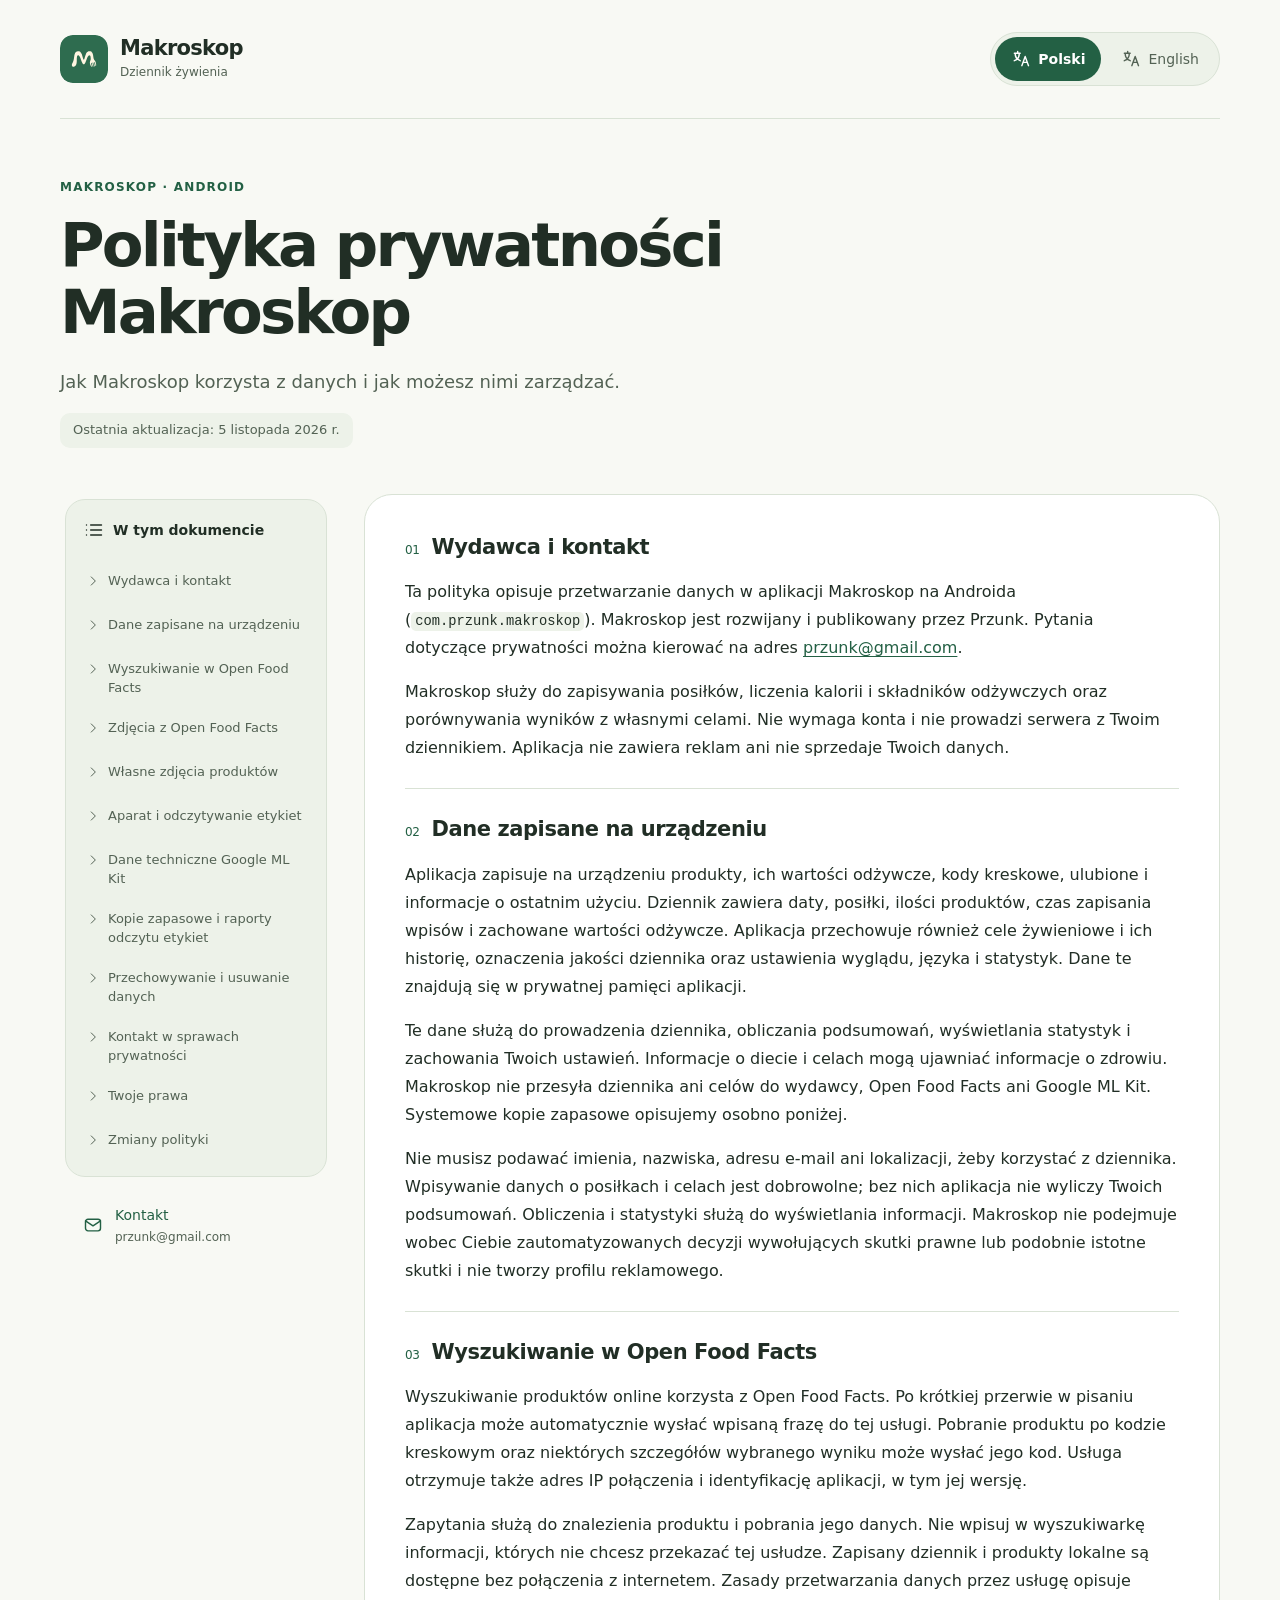
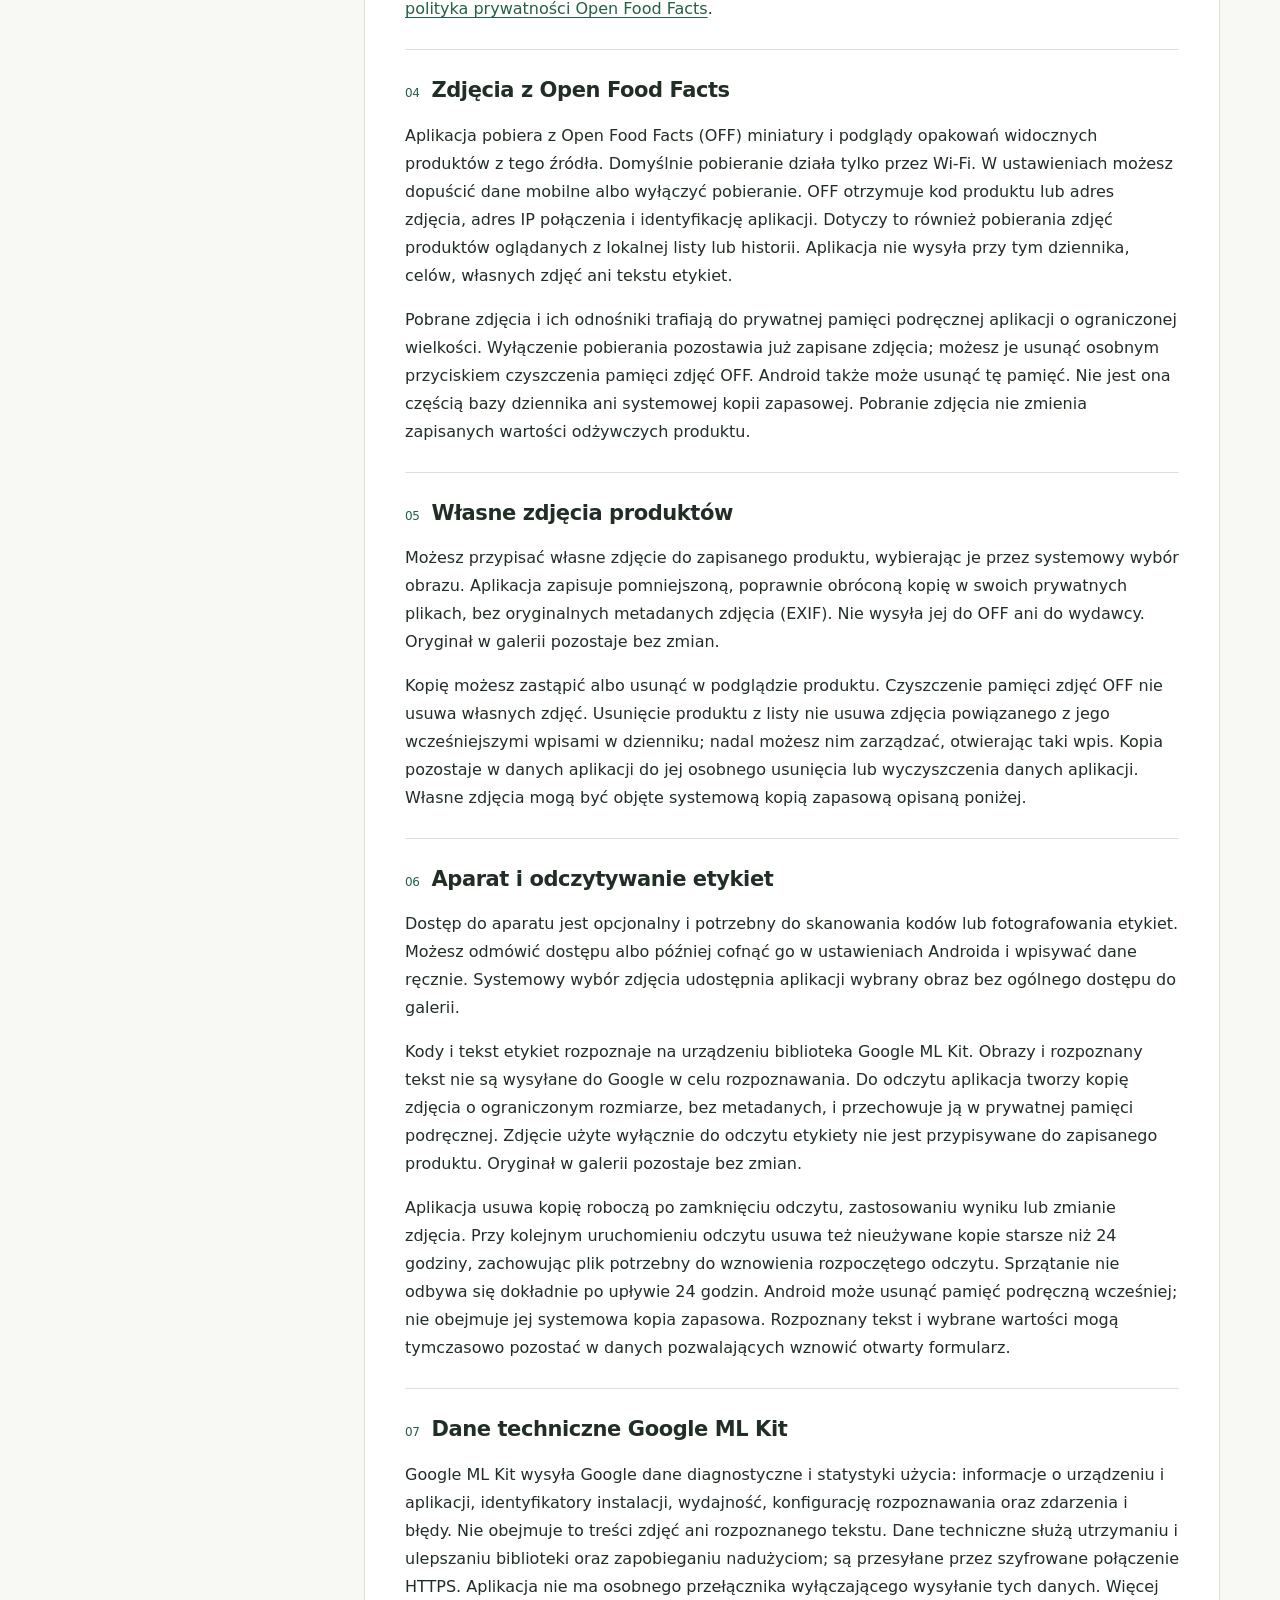
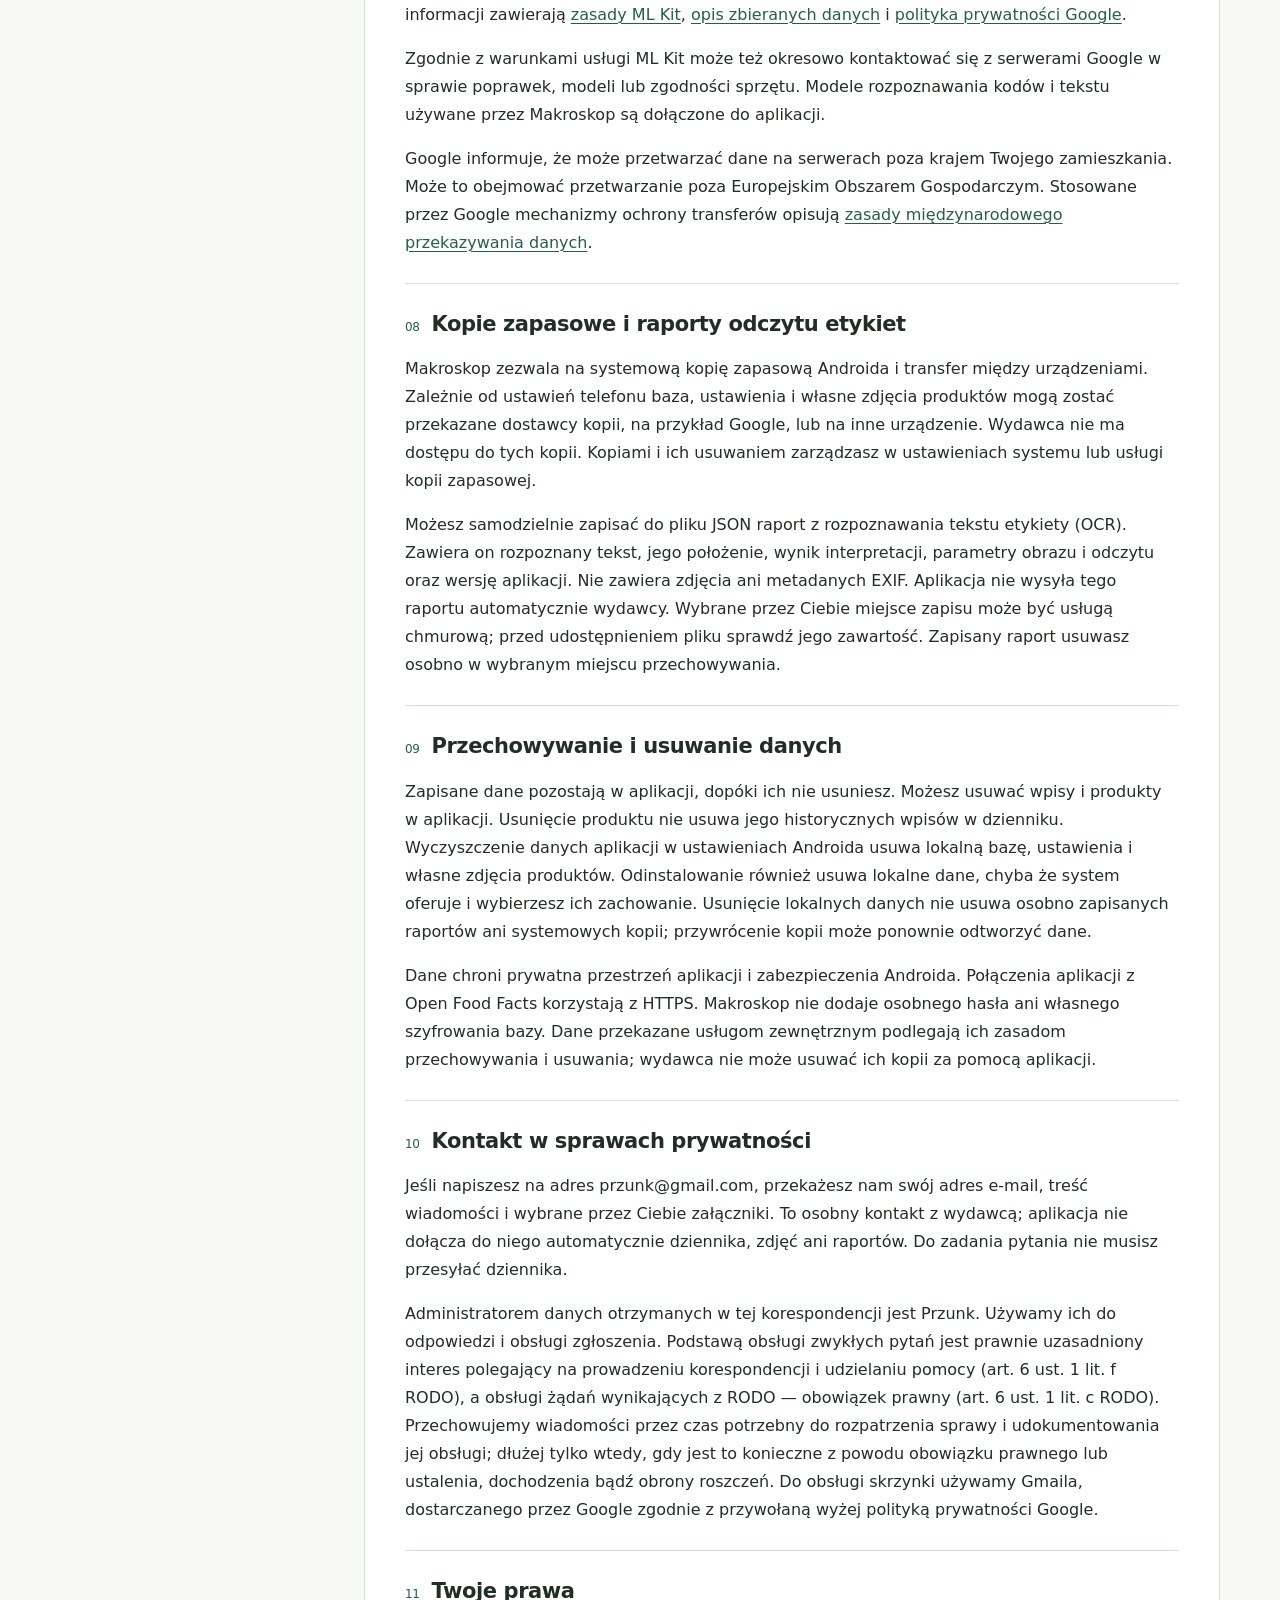
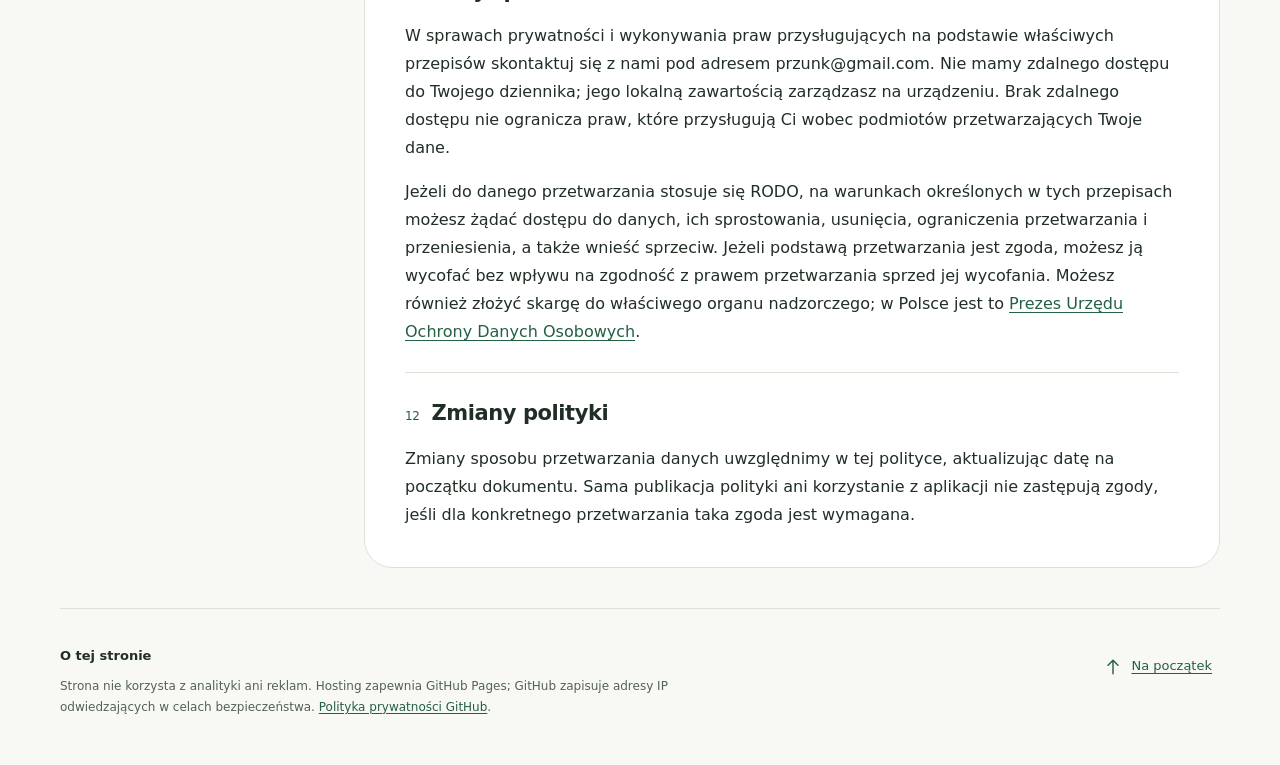
<file: index.html>
<!doctype html>
<html lang="pl">
<head>
  <meta charset="utf-8">
  <meta name="viewport" content="width=device-width, initial-scale=1">
  <meta name="color-scheme" content="light dark">
  <meta name="referrer" content="no-referrer">
  <meta http-equiv="Content-Security-Policy" content="default-src 'none'; style-src 'self'; img-src 'self'; base-uri 'none'; form-action 'none'">
  <title>Polityka prywatności Makroskop</title>
  <meta name="description" content="Jak Makroskop korzysta z danych i jak możesz nimi zarządzać.">
  <link rel="canonical" href="https://przunk.github.io/makroskop-pages/privacy-policy/">
  <link rel="alternate" hreflang="pl" href="https://przunk.github.io/makroskop-pages/privacy-policy/">
  <link rel="alternate" hreflang="en" href="https://przunk.github.io/makroskop-pages/privacy-policy/en/">
  <link rel="alternate" hreflang="x-default" href="https://przunk.github.io/makroskop-pages/privacy-policy/">
  <link rel="icon" type="image/svg+xml" href="assets/logo.svg">
  <link rel="stylesheet" href="assets/site.css">
</head>
<body id="top">
  <a class="skip-link" href="#policy"><svg class="icon" viewBox="0 0 24 24" fill="none" stroke="currentColor" stroke-width="1.7" stroke-linecap="round" stroke-linejoin="round" aria-hidden="true" focusable="false"><path d="M12 20V4m-6 6 6-6 6 6"/></svg> Przejdź do treści</a>
  <header class="site-header shell">
    <div class="brand">
      <img src="assets/logo.svg" width="48" height="48" alt="">
      <div><span class="brand-name">Makroskop</span><span class="brand-caption">Dziennik żywienia</span></div>
    </div>
    <nav class="language-switch" aria-label="Język strony"><a href="privacy-policy/" lang="pl" hreflang="pl" aria-current="page"><svg class="icon" viewBox="0 0 24 24" fill="none" stroke="currentColor" stroke-width="1.7" stroke-linecap="round" stroke-linejoin="round" aria-hidden="true" focusable="false"><path d="m4 5 7 0m-3-2v2m-3 0c0 5 3 8 6 9M10 5c0 5-3 8-6 9m9 6 4-11 4 11m-6.5-4h5"/></svg>Polski</a>
<a href="privacy-policy/en/" lang="en" hreflang="en"><svg class="icon" viewBox="0 0 24 24" fill="none" stroke="currentColor" stroke-width="1.7" stroke-linecap="round" stroke-linejoin="round" aria-hidden="true" focusable="false"><path d="m4 5 7 0m-3-2v2m-3 0c0 5 3 8 6 9M10 5c0 5-3 8-6 9m9 6 4-11 4 11m-6.5-4h5"/></svg>English</a></nav>
  </header>
  <main class="shell" id="policy" tabindex="-1">
    <div class="hero">
      <p class="eyebrow">Makroskop · Android</p>
      <h1>Polityka prywatności Makroskop</h1>
      <p class="intro">Jak Makroskop korzysta z danych i jak możesz nimi zarządzać.</p>
      <p class="updated">Ostatnia aktualizacja: 5 listopada 2026 r.</p>
    </div>
    <div class="policy-layout">
      <aside class="sidebar">
        <nav class="contents contents-desktop" aria-label="W tym dokumencie">
          <h2><svg class="icon" viewBox="0 0 24 24" fill="none" stroke="currentColor" stroke-width="1.7" stroke-linecap="round" stroke-linejoin="round" aria-hidden="true" focusable="false"><path d="M8 6h13M8 12h13M8 18h13M3 6h.01M3 12h.01M3 18h.01"/></svg> W tym dokumencie</h2>
          <ol><li><a href="#section-1"><svg class="icon" viewBox="0 0 24 24" fill="none" stroke="currentColor" stroke-width="1.7" stroke-linecap="round" stroke-linejoin="round" aria-hidden="true" focusable="false"><path d="m9 5 7 7-7 7"/></svg>Wydawca i kontakt</a></li>
<li><a href="#section-2"><svg class="icon" viewBox="0 0 24 24" fill="none" stroke="currentColor" stroke-width="1.7" stroke-linecap="round" stroke-linejoin="round" aria-hidden="true" focusable="false"><path d="m9 5 7 7-7 7"/></svg>Dane zapisane na urządzeniu</a></li>
<li><a href="#section-3"><svg class="icon" viewBox="0 0 24 24" fill="none" stroke="currentColor" stroke-width="1.7" stroke-linecap="round" stroke-linejoin="round" aria-hidden="true" focusable="false"><path d="m9 5 7 7-7 7"/></svg>Wyszukiwanie w Open Food Facts</a></li>
<li><a href="#section-4"><svg class="icon" viewBox="0 0 24 24" fill="none" stroke="currentColor" stroke-width="1.7" stroke-linecap="round" stroke-linejoin="round" aria-hidden="true" focusable="false"><path d="m9 5 7 7-7 7"/></svg>Zdjęcia z Open Food Facts</a></li>
<li><a href="#section-5"><svg class="icon" viewBox="0 0 24 24" fill="none" stroke="currentColor" stroke-width="1.7" stroke-linecap="round" stroke-linejoin="round" aria-hidden="true" focusable="false"><path d="m9 5 7 7-7 7"/></svg>Własne zdjęcia produktów</a></li>
<li><a href="#section-6"><svg class="icon" viewBox="0 0 24 24" fill="none" stroke="currentColor" stroke-width="1.7" stroke-linecap="round" stroke-linejoin="round" aria-hidden="true" focusable="false"><path d="m9 5 7 7-7 7"/></svg>Aparat i odczytywanie etykiet</a></li>
<li><a href="#section-7"><svg class="icon" viewBox="0 0 24 24" fill="none" stroke="currentColor" stroke-width="1.7" stroke-linecap="round" stroke-linejoin="round" aria-hidden="true" focusable="false"><path d="m9 5 7 7-7 7"/></svg>Dane techniczne Google ML Kit</a></li>
<li><a href="#section-8"><svg class="icon" viewBox="0 0 24 24" fill="none" stroke="currentColor" stroke-width="1.7" stroke-linecap="round" stroke-linejoin="round" aria-hidden="true" focusable="false"><path d="m9 5 7 7-7 7"/></svg>Kopie zapasowe i raporty odczytu etykiet</a></li>
<li><a href="#section-9"><svg class="icon" viewBox="0 0 24 24" fill="none" stroke="currentColor" stroke-width="1.7" stroke-linecap="round" stroke-linejoin="round" aria-hidden="true" focusable="false"><path d="m9 5 7 7-7 7"/></svg>Przechowywanie i usuwanie danych</a></li>
<li><a href="#section-10"><svg class="icon" viewBox="0 0 24 24" fill="none" stroke="currentColor" stroke-width="1.7" stroke-linecap="round" stroke-linejoin="round" aria-hidden="true" focusable="false"><path d="m9 5 7 7-7 7"/></svg>Kontakt w sprawach prywatności</a></li>
<li><a href="#section-11"><svg class="icon" viewBox="0 0 24 24" fill="none" stroke="currentColor" stroke-width="1.7" stroke-linecap="round" stroke-linejoin="round" aria-hidden="true" focusable="false"><path d="m9 5 7 7-7 7"/></svg>Twoje prawa</a></li>
<li><a href="#section-12"><svg class="icon" viewBox="0 0 24 24" fill="none" stroke="currentColor" stroke-width="1.7" stroke-linecap="round" stroke-linejoin="round" aria-hidden="true" focusable="false"><path d="m9 5 7 7-7 7"/></svg>Zmiany polityki</a></li></ol>
        </nav>
        <details class="contents contents-mobile">
          <summary><svg class="icon" viewBox="0 0 24 24" fill="none" stroke="currentColor" stroke-width="1.7" stroke-linecap="round" stroke-linejoin="round" aria-hidden="true" focusable="false"><path d="M8 6h13M8 12h13M8 18h13M3 6h.01M3 12h.01M3 18h.01"/></svg> <span>W tym dokumencie</span></summary>
          <nav aria-label="W tym dokumencie"><ol><li><a href="#section-1"><svg class="icon" viewBox="0 0 24 24" fill="none" stroke="currentColor" stroke-width="1.7" stroke-linecap="round" stroke-linejoin="round" aria-hidden="true" focusable="false"><path d="m9 5 7 7-7 7"/></svg>Wydawca i kontakt</a></li>
<li><a href="#section-2"><svg class="icon" viewBox="0 0 24 24" fill="none" stroke="currentColor" stroke-width="1.7" stroke-linecap="round" stroke-linejoin="round" aria-hidden="true" focusable="false"><path d="m9 5 7 7-7 7"/></svg>Dane zapisane na urządzeniu</a></li>
<li><a href="#section-3"><svg class="icon" viewBox="0 0 24 24" fill="none" stroke="currentColor" stroke-width="1.7" stroke-linecap="round" stroke-linejoin="round" aria-hidden="true" focusable="false"><path d="m9 5 7 7-7 7"/></svg>Wyszukiwanie w Open Food Facts</a></li>
<li><a href="#section-4"><svg class="icon" viewBox="0 0 24 24" fill="none" stroke="currentColor" stroke-width="1.7" stroke-linecap="round" stroke-linejoin="round" aria-hidden="true" focusable="false"><path d="m9 5 7 7-7 7"/></svg>Zdjęcia z Open Food Facts</a></li>
<li><a href="#section-5"><svg class="icon" viewBox="0 0 24 24" fill="none" stroke="currentColor" stroke-width="1.7" stroke-linecap="round" stroke-linejoin="round" aria-hidden="true" focusable="false"><path d="m9 5 7 7-7 7"/></svg>Własne zdjęcia produktów</a></li>
<li><a href="#section-6"><svg class="icon" viewBox="0 0 24 24" fill="none" stroke="currentColor" stroke-width="1.7" stroke-linecap="round" stroke-linejoin="round" aria-hidden="true" focusable="false"><path d="m9 5 7 7-7 7"/></svg>Aparat i odczytywanie etykiet</a></li>
<li><a href="#section-7"><svg class="icon" viewBox="0 0 24 24" fill="none" stroke="currentColor" stroke-width="1.7" stroke-linecap="round" stroke-linejoin="round" aria-hidden="true" focusable="false"><path d="m9 5 7 7-7 7"/></svg>Dane techniczne Google ML Kit</a></li>
<li><a href="#section-8"><svg class="icon" viewBox="0 0 24 24" fill="none" stroke="currentColor" stroke-width="1.7" stroke-linecap="round" stroke-linejoin="round" aria-hidden="true" focusable="false"><path d="m9 5 7 7-7 7"/></svg>Kopie zapasowe i raporty odczytu etykiet</a></li>
<li><a href="#section-9"><svg class="icon" viewBox="0 0 24 24" fill="none" stroke="currentColor" stroke-width="1.7" stroke-linecap="round" stroke-linejoin="round" aria-hidden="true" focusable="false"><path d="m9 5 7 7-7 7"/></svg>Przechowywanie i usuwanie danych</a></li>
<li><a href="#section-10"><svg class="icon" viewBox="0 0 24 24" fill="none" stroke="currentColor" stroke-width="1.7" stroke-linecap="round" stroke-linejoin="round" aria-hidden="true" focusable="false"><path d="m9 5 7 7-7 7"/></svg>Kontakt w sprawach prywatności</a></li>
<li><a href="#section-11"><svg class="icon" viewBox="0 0 24 24" fill="none" stroke="currentColor" stroke-width="1.7" stroke-linecap="round" stroke-linejoin="round" aria-hidden="true" focusable="false"><path d="m9 5 7 7-7 7"/></svg>Twoje prawa</a></li>
<li><a href="#section-12"><svg class="icon" viewBox="0 0 24 24" fill="none" stroke="currentColor" stroke-width="1.7" stroke-linecap="round" stroke-linejoin="round" aria-hidden="true" focusable="false"><path d="m9 5 7 7-7 7"/></svg>Zmiany polityki</a></li></ol></nav>
        </details>
        <a class="contact-link" href="mailto:przunk@gmail.com"><svg class="icon" viewBox="0 0 24 24" fill="none" stroke="currentColor" stroke-width="1.7" stroke-linecap="round" stroke-linejoin="round" aria-hidden="true" focusable="false"><rect x="3" y="5" width="18" height="14" rx="3"/><path d="m3 7 9 6 9-6"/></svg> <span>Kontakt<span class="contact-address">przunk@gmail.com</span></span></a>
      </aside>
      <article class="policy-body" aria-label="Polityka prywatności Makroskop">
        <section aria-labelledby="section-1"><h2 id="section-1"><span class="section-number" aria-hidden="true">01</span>Wydawca i kontakt</h2><p>Ta polityka opisuje przetwarzanie danych w aplikacji Makroskop na Androida (<code>com.przunk.makroskop</code>). Makroskop jest rozwijany i publikowany przez Przunk. Pytania dotyczące prywatności można kierować na adres <a href="mailto:przunk@gmail.com">przunk@gmail.com</a>.</p><p>Makroskop służy do zapisywania posiłków, liczenia kalorii i składników odżywczych oraz porównywania wyników z własnymi celami. Nie wymaga konta i nie prowadzi serwera z Twoim dziennikiem. Aplikacja nie zawiera reklam ani nie sprzedaje Twoich danych.</p></section>
<section aria-labelledby="section-2"><h2 id="section-2"><span class="section-number" aria-hidden="true">02</span>Dane zapisane na urządzeniu</h2><p>Aplikacja zapisuje na urządzeniu produkty, ich wartości odżywcze, kody kreskowe, ulubione i informacje o ostatnim użyciu. Dziennik zawiera daty, posiłki, ilości produktów, czas zapisania wpisów i zachowane wartości odżywcze. Aplikacja przechowuje również cele żywieniowe i ich historię, oznaczenia jakości dziennika oraz ustawienia wyglądu, języka i statystyk. Dane te znajdują się w prywatnej pamięci aplikacji.</p><p>Te dane służą do prowadzenia dziennika, obliczania podsumowań, wyświetlania statystyk i zachowania Twoich ustawień. Informacje o diecie i celach mogą ujawniać informacje o zdrowiu. Makroskop nie przesyła dziennika ani celów do wydawcy, Open Food Facts ani Google ML Kit. Systemowe kopie zapasowe opisujemy osobno poniżej.</p><p>Nie musisz podawać imienia, nazwiska, adresu e-mail ani lokalizacji, żeby korzystać z dziennika. Wpisywanie danych o posiłkach i celach jest dobrowolne; bez nich aplikacja nie wyliczy Twoich podsumowań. Obliczenia i statystyki służą do wyświetlania informacji. Makroskop nie podejmuje wobec Ciebie zautomatyzowanych decyzji wywołujących skutki prawne lub podobnie istotne skutki i nie tworzy profilu reklamowego.</p></section>
<section aria-labelledby="section-3"><h2 id="section-3"><span class="section-number" aria-hidden="true">03</span>Wyszukiwanie w Open Food Facts</h2><p>Wyszukiwanie produktów online korzysta z Open Food Facts. Po krótkiej przerwie w pisaniu aplikacja może automatycznie wysłać wpisaną frazę do tej usługi. Pobranie produktu po kodzie kreskowym oraz niektórych szczegółów wybranego wyniku może wysłać jego kod. Usługa otrzymuje także adres IP połączenia i identyfikację aplikacji, w tym jej wersję.</p><p>Zapytania służą do znalezienia produktu i pobrania jego danych. Nie wpisuj w wyszukiwarkę informacji, których nie chcesz przekazać tej usłudze. Zapisany dziennik i produkty lokalne są dostępne bez połączenia z internetem. Zasady przetwarzania danych przez usługę opisuje <a href="https://world.openfoodfacts.org/privacy">polityka prywatności Open Food Facts</a>.</p></section>
<section aria-labelledby="section-4"><h2 id="section-4"><span class="section-number" aria-hidden="true">04</span>Zdjęcia z Open Food Facts</h2><p>Aplikacja pobiera z Open Food Facts (OFF) miniatury i podglądy opakowań widocznych produktów z tego źródła. Domyślnie pobieranie działa tylko przez Wi-Fi. W ustawieniach możesz dopuścić dane mobilne albo wyłączyć pobieranie. OFF otrzymuje kod produktu lub adres zdjęcia, adres IP połączenia i identyfikację aplikacji. Dotyczy to również pobierania zdjęć produktów oglądanych z lokalnej listy lub historii. Aplikacja nie wysyła przy tym dziennika, celów, własnych zdjęć ani tekstu etykiet.</p><p>Pobrane zdjęcia i ich odnośniki trafiają do prywatnej pamięci podręcznej aplikacji o ograniczonej wielkości. Wyłączenie pobierania pozostawia już zapisane zdjęcia; możesz je usunąć osobnym przyciskiem czyszczenia pamięci zdjęć OFF. Android także może usunąć tę pamięć. Nie jest ona częścią bazy dziennika ani systemowej kopii zapasowej. Pobranie zdjęcia nie zmienia zapisanych wartości odżywczych produktu.</p></section>
<section aria-labelledby="section-5"><h2 id="section-5"><span class="section-number" aria-hidden="true">05</span>Własne zdjęcia produktów</h2><p>Możesz przypisać własne zdjęcie do zapisanego produktu, wybierając je przez systemowy wybór obrazu. Aplikacja zapisuje pomniejszoną, poprawnie obróconą kopię w swoich prywatnych plikach, bez oryginalnych metadanych zdjęcia (EXIF). Nie wysyła jej do OFF ani do wydawcy. Oryginał w galerii pozostaje bez zmian.</p><p>Kopię możesz zastąpić albo usunąć w podglądzie produktu. Czyszczenie pamięci zdjęć OFF nie usuwa własnych zdjęć. Usunięcie produktu z listy nie usuwa zdjęcia powiązanego z jego wcześniejszymi wpisami w dzienniku; nadal możesz nim zarządzać, otwierając taki wpis. Kopia pozostaje w danych aplikacji do jej osobnego usunięcia lub wyczyszczenia danych aplikacji. Własne zdjęcia mogą być objęte systemową kopią zapasową opisaną poniżej.</p></section>
<section aria-labelledby="section-6"><h2 id="section-6"><span class="section-number" aria-hidden="true">06</span>Aparat i odczytywanie etykiet</h2><p>Dostęp do aparatu jest opcjonalny i potrzebny do skanowania kodów lub fotografowania etykiet. Możesz odmówić dostępu albo później cofnąć go w ustawieniach Androida i wpisywać dane ręcznie. Systemowy wybór zdjęcia udostępnia aplikacji wybrany obraz bez ogólnego dostępu do galerii.</p><p>Kody i tekst etykiet rozpoznaje na urządzeniu biblioteka Google ML Kit. Obrazy i rozpoznany tekst nie są wysyłane do Google w celu rozpoznawania. Do odczytu aplikacja tworzy kopię zdjęcia o ograniczonym rozmiarze, bez metadanych, i przechowuje ją w prywatnej pamięci podręcznej. Zdjęcie użyte wyłącznie do odczytu etykiety nie jest przypisywane do zapisanego produktu. Oryginał w galerii pozostaje bez zmian.</p><p>Aplikacja usuwa kopię roboczą po zamknięciu odczytu, zastosowaniu wyniku lub zmianie zdjęcia. Przy kolejnym uruchomieniu odczytu usuwa też nieużywane kopie starsze niż 24 godziny, zachowując plik potrzebny do wznowienia rozpoczętego odczytu. Sprzątanie nie odbywa się dokładnie po upływie 24 godzin. Android może usunąć pamięć podręczną wcześniej; nie obejmuje jej systemowa kopia zapasowa. Rozpoznany tekst i wybrane wartości mogą tymczasowo pozostać w danych pozwalających wznowić otwarty formularz.</p></section>
<section aria-labelledby="section-7"><h2 id="section-7"><span class="section-number" aria-hidden="true">07</span>Dane techniczne Google ML Kit</h2><p>Google ML Kit wysyła Google dane diagnostyczne i statystyki użycia: informacje o urządzeniu i aplikacji, identyfikatory instalacji, wydajność, konfigurację rozpoznawania oraz zdarzenia i błędy. Nie obejmuje to treści zdjęć ani rozpoznanego tekstu. Dane techniczne służą utrzymaniu i ulepszaniu biblioteki oraz zapobieganiu nadużyciom; są przesyłane przez szyfrowane połączenie HTTPS. Aplikacja nie ma osobnego przełącznika wyłączającego wysyłanie tych danych. Więcej informacji zawierają <a href="https://developers.google.com/ml-kit/terms">zasady ML Kit</a>, <a href="https://developers.google.com/ml-kit/android-data-disclosure">opis zbieranych danych</a> i <a href="https://policies.google.com/privacy">polityka prywatności Google</a>.</p><p>Zgodnie z warunkami usługi ML Kit może też okresowo kontaktować się z serwerami Google w sprawie poprawek, modeli lub zgodności sprzętu. Modele rozpoznawania kodów i tekstu używane przez Makroskop są dołączone do aplikacji.</p><p>Google informuje, że może przetwarzać dane na serwerach poza krajem Twojego zamieszkania. Może to obejmować przetwarzanie poza Europejskim Obszarem Gospodarczym. Stosowane przez Google mechanizmy ochrony transferów opisują <a href="https://policies.google.com/privacy/frameworks">zasady międzynarodowego przekazywania danych</a>.</p></section>
<section aria-labelledby="section-8"><h2 id="section-8"><span class="section-number" aria-hidden="true">08</span>Kopie zapasowe i raporty odczytu etykiet</h2><p>Makroskop zezwala na systemową kopię zapasową Androida i transfer między urządzeniami. Zależnie od ustawień telefonu baza, ustawienia i własne zdjęcia produktów mogą zostać przekazane dostawcy kopii, na przykład Google, lub na inne urządzenie. Wydawca nie ma dostępu do tych kopii. Kopiami i ich usuwaniem zarządzasz w ustawieniach systemu lub usługi kopii zapasowej.</p><p>Możesz samodzielnie zapisać do pliku JSON raport z rozpoznawania tekstu etykiety (OCR). Zawiera on rozpoznany tekst, jego położenie, wynik interpretacji, parametry obrazu i odczytu oraz wersję aplikacji. Nie zawiera zdjęcia ani metadanych EXIF. Aplikacja nie wysyła tego raportu automatycznie wydawcy. Wybrane przez Ciebie miejsce zapisu może być usługą chmurową; przed udostępnieniem pliku sprawdź jego zawartość. Zapisany raport usuwasz osobno w wybranym miejscu przechowywania.</p></section>
<section aria-labelledby="section-9"><h2 id="section-9"><span class="section-number" aria-hidden="true">09</span>Przechowywanie i usuwanie danych</h2><p>Zapisane dane pozostają w aplikacji, dopóki ich nie usuniesz. Możesz usuwać wpisy i produkty w aplikacji. Usunięcie produktu nie usuwa jego historycznych wpisów w dzienniku. Wyczyszczenie danych aplikacji w ustawieniach Androida usuwa lokalną bazę, ustawienia i własne zdjęcia produktów. Odinstalowanie również usuwa lokalne dane, chyba że system oferuje i wybierzesz ich zachowanie. Usunięcie lokalnych danych nie usuwa osobno zapisanych raportów ani systemowych kopii; przywrócenie kopii może ponownie odtworzyć dane.</p><p>Dane chroni prywatna przestrzeń aplikacji i zabezpieczenia Androida. Połączenia aplikacji z Open Food Facts korzystają z HTTPS. Makroskop nie dodaje osobnego hasła ani własnego szyfrowania bazy. Dane przekazane usługom zewnętrznym podlegają ich zasadom przechowywania i usuwania; wydawca nie może usuwać ich kopii za pomocą aplikacji.</p></section>
<section aria-labelledby="section-10"><h2 id="section-10"><span class="section-number" aria-hidden="true">10</span>Kontakt w sprawach prywatności</h2><p>Jeśli napiszesz na adres przunk@gmail.com, przekażesz nam swój adres e-mail, treść wiadomości i wybrane przez Ciebie załączniki. To osobny kontakt z wydawcą; aplikacja nie dołącza do niego automatycznie dziennika, zdjęć ani raportów. Do zadania pytania nie musisz przesyłać dziennika.</p><p>Administratorem danych otrzymanych w tej korespondencji jest Przunk. Używamy ich do odpowiedzi i obsługi zgłoszenia. Podstawą obsługi zwykłych pytań jest prawnie uzasadniony interes polegający na prowadzeniu korespondencji i udzielaniu pomocy (art. 6 ust. 1 lit. f RODO), a obsługi żądań wynikających z RODO — obowiązek prawny (art. 6 ust. 1 lit. c RODO). Przechowujemy wiadomości przez czas potrzebny do rozpatrzenia sprawy i udokumentowania jej obsługi; dłużej tylko wtedy, gdy jest to konieczne z powodu obowiązku prawnego lub ustalenia, dochodzenia bądź obrony roszczeń. Do obsługi skrzynki używamy Gmaila, dostarczanego przez Google zgodnie z przywołaną wyżej polityką prywatności Google.</p></section>
<section aria-labelledby="section-11"><h2 id="section-11"><span class="section-number" aria-hidden="true">11</span>Twoje prawa</h2><p>W sprawach prywatności i wykonywania praw przysługujących na podstawie właściwych przepisów skontaktuj się z nami pod adresem przunk@gmail.com. Nie mamy zdalnego dostępu do Twojego dziennika; jego lokalną zawartością zarządzasz na urządzeniu. Brak zdalnego dostępu nie ogranicza praw, które przysługują Ci wobec podmiotów przetwarzających Twoje dane.</p><p>Jeżeli do danego przetwarzania stosuje się RODO, na warunkach określonych w tych przepisach możesz żądać dostępu do danych, ich sprostowania, usunięcia, ograniczenia przetwarzania i przeniesienia, a także wnieść sprzeciw. Jeżeli podstawą przetwarzania jest zgoda, możesz ją wycofać bez wpływu na zgodność z prawem przetwarzania sprzed jej wycofania. Możesz również złożyć skargę do właściwego organu nadzorczego; w Polsce jest to <a href="https://uodo.gov.pl/">Prezes Urzędu Ochrony Danych Osobowych</a>.</p></section>
<section aria-labelledby="section-12"><h2 id="section-12"><span class="section-number" aria-hidden="true">12</span>Zmiany polityki</h2><p>Zmiany sposobu przetwarzania danych uwzględnimy w tej polityce, aktualizując datę na początku dokumentu. Sama publikacja polityki ani korzystanie z aplikacji nie zastępują zgody, jeśli dla konkretnego przetwarzania taka zgoda jest wymagana.</p></section>
      </article>
    </div>
  </main>
  <footer class="site-footer shell">
    <div class="hosting-note">
      <h2>O tej stronie</h2>
      <p>Strona nie korzysta z analityki ani reklam. Hosting zapewnia GitHub Pages; GitHub zapisuje adresy IP odwiedzających w celach bezpieczeństwa. <a href="https://docs.github.com/en/site-policy/privacy-policies/github-general-privacy-statement">Polityka prywatności GitHub</a>.</p>
    </div>
    <a class="back-link" href="#top"><svg class="icon" viewBox="0 0 24 24" fill="none" stroke="currentColor" stroke-width="1.7" stroke-linecap="round" stroke-linejoin="round" aria-hidden="true" focusable="false"><path d="M12 20V4m-6 6 6-6 6 6"/></svg> Na początek</a>
  </footer>
</body>
</html>
</file>
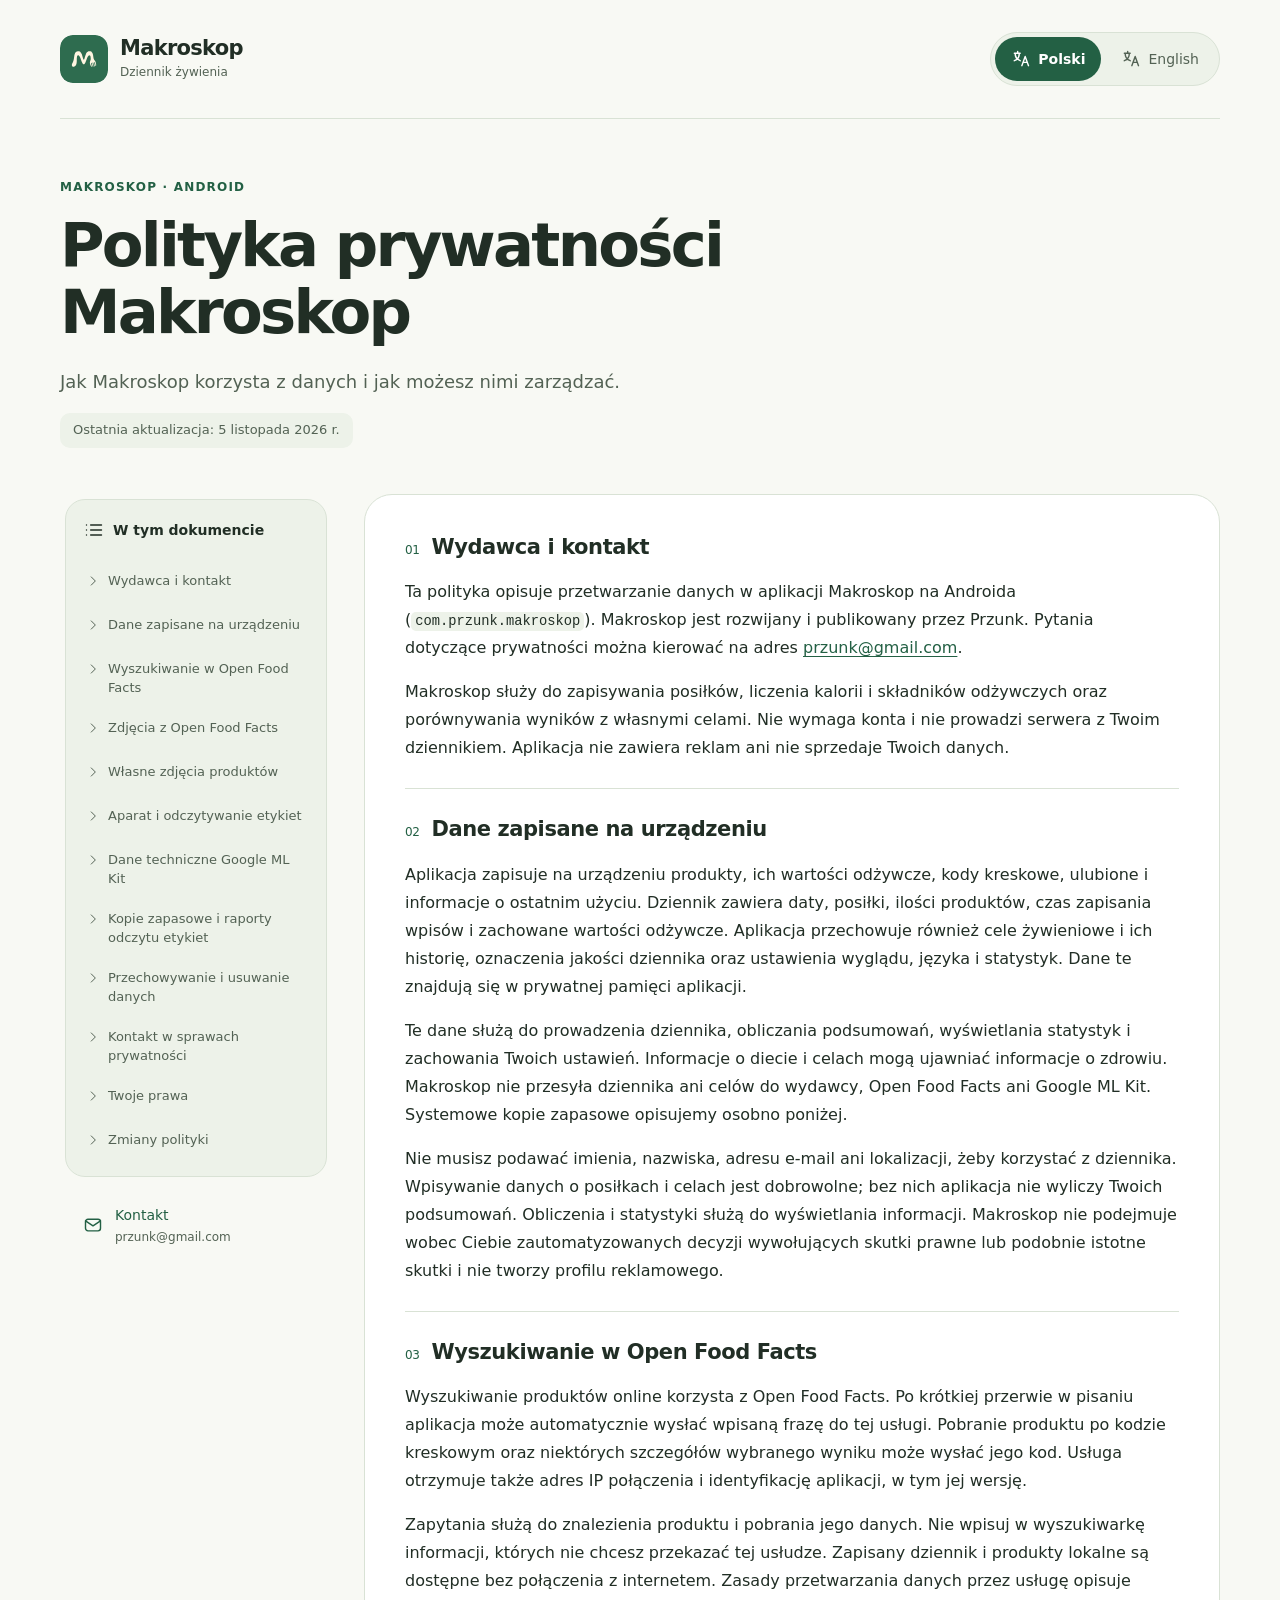
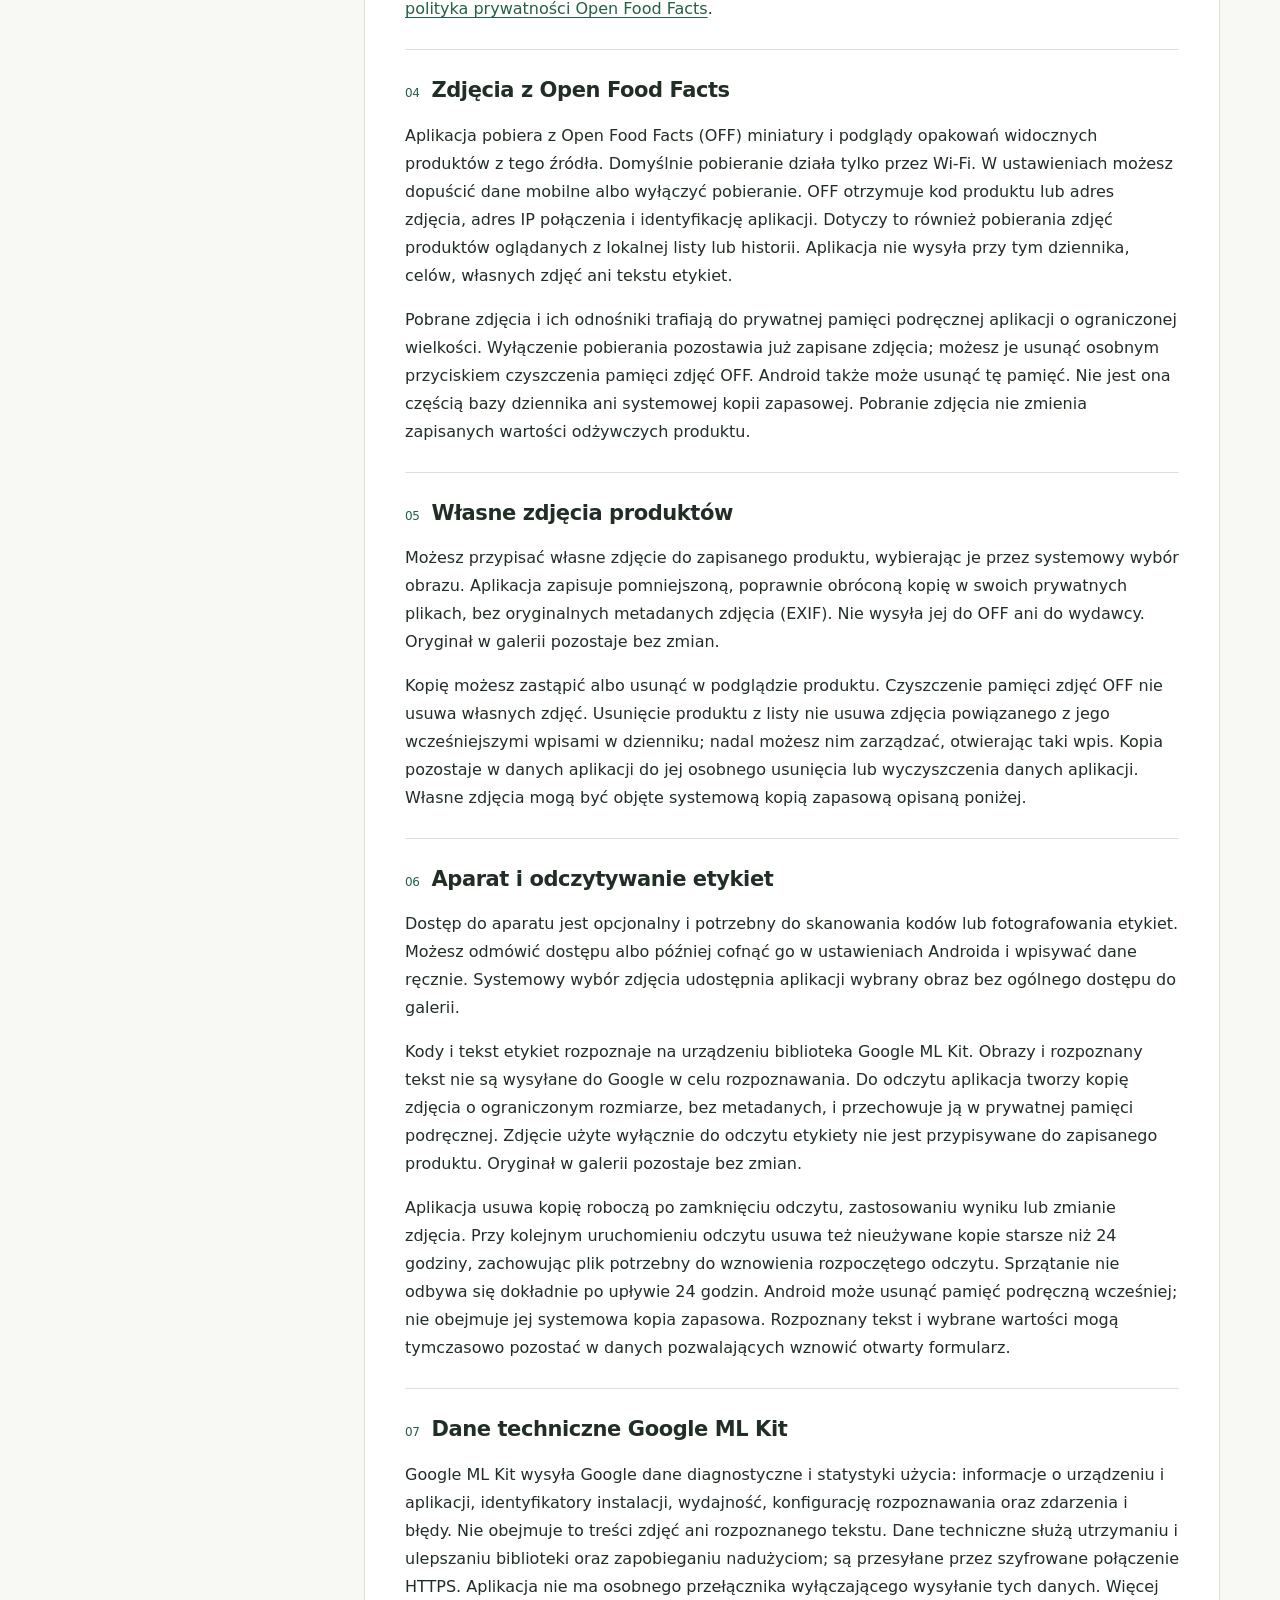
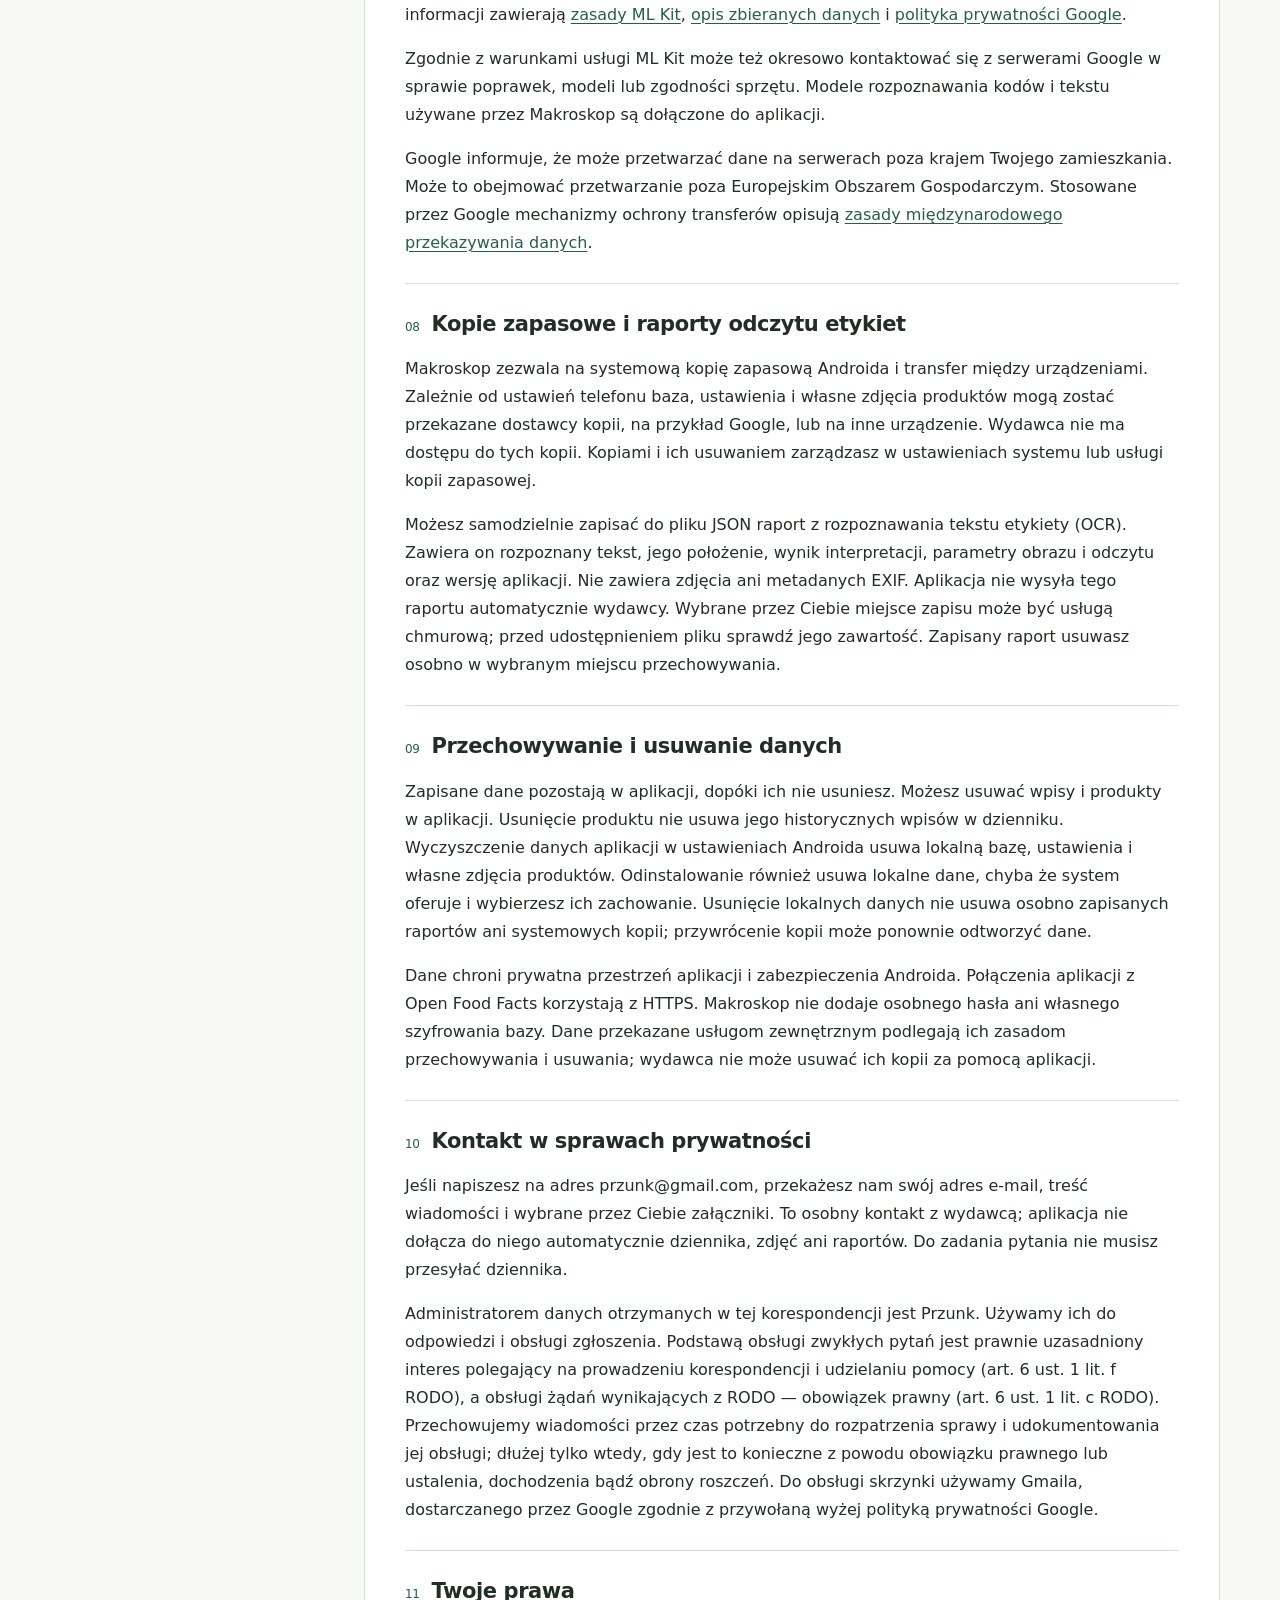
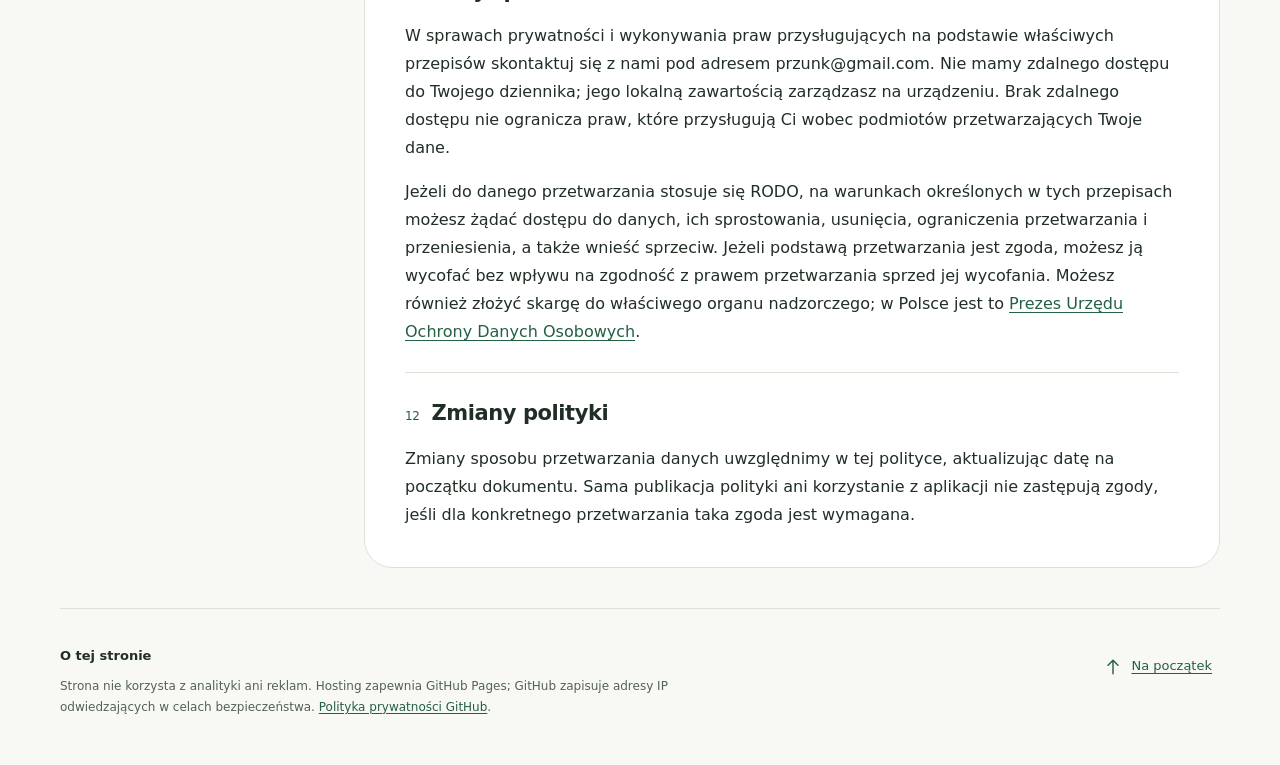
<file: privacy-policy/index.html>
<!doctype html>
<html lang="pl">
<head>
  <meta charset="utf-8">
  <meta name="viewport" content="width=device-width, initial-scale=1">
  <meta name="color-scheme" content="light dark">
  <meta name="referrer" content="no-referrer">
  <meta http-equiv="Content-Security-Policy" content="default-src 'none'; style-src 'self'; img-src 'self'; base-uri 'none'; form-action 'none'">
  <title>Polityka prywatności Makroskop</title>
  <meta name="description" content="Jak Makroskop korzysta z danych i jak możesz nimi zarządzać.">
  <link rel="canonical" href="https://przunk.github.io/makroskop-pages/privacy-policy/">
  <link rel="alternate" hreflang="pl" href="https://przunk.github.io/makroskop-pages/privacy-policy/">
  <link rel="alternate" hreflang="en" href="https://przunk.github.io/makroskop-pages/privacy-policy/en/">
  <link rel="alternate" hreflang="x-default" href="https://przunk.github.io/makroskop-pages/privacy-policy/">
  <link rel="icon" type="image/svg+xml" href="../assets/logo.svg">
  <link rel="stylesheet" href="../assets/site.css">
</head>
<body id="top">
  <a class="skip-link" href="#policy"><svg class="icon" viewBox="0 0 24 24" fill="none" stroke="currentColor" stroke-width="1.7" stroke-linecap="round" stroke-linejoin="round" aria-hidden="true" focusable="false"><path d="M12 20V4m-6 6 6-6 6 6"/></svg> Przejdź do treści</a>
  <header class="site-header shell">
    <div class="brand">
      <img src="../assets/logo.svg" width="48" height="48" alt="">
      <div><span class="brand-name">Makroskop</span><span class="brand-caption">Dziennik żywienia</span></div>
    </div>
    <nav class="language-switch" aria-label="Język strony"><a href="../privacy-policy/" lang="pl" hreflang="pl" aria-current="page"><svg class="icon" viewBox="0 0 24 24" fill="none" stroke="currentColor" stroke-width="1.7" stroke-linecap="round" stroke-linejoin="round" aria-hidden="true" focusable="false"><path d="m4 5 7 0m-3-2v2m-3 0c0 5 3 8 6 9M10 5c0 5-3 8-6 9m9 6 4-11 4 11m-6.5-4h5"/></svg>Polski</a>
<a href="../privacy-policy/en/" lang="en" hreflang="en"><svg class="icon" viewBox="0 0 24 24" fill="none" stroke="currentColor" stroke-width="1.7" stroke-linecap="round" stroke-linejoin="round" aria-hidden="true" focusable="false"><path d="m4 5 7 0m-3-2v2m-3 0c0 5 3 8 6 9M10 5c0 5-3 8-6 9m9 6 4-11 4 11m-6.5-4h5"/></svg>English</a></nav>
  </header>
  <main class="shell" id="policy" tabindex="-1">
    <div class="hero">
      <p class="eyebrow">Makroskop · Android</p>
      <h1>Polityka prywatności Makroskop</h1>
      <p class="intro">Jak Makroskop korzysta z danych i jak możesz nimi zarządzać.</p>
      <p class="updated">Ostatnia aktualizacja: 5 listopada 2026 r.</p>
    </div>
    <div class="policy-layout">
      <aside class="sidebar">
        <nav class="contents contents-desktop" aria-label="W tym dokumencie">
          <h2><svg class="icon" viewBox="0 0 24 24" fill="none" stroke="currentColor" stroke-width="1.7" stroke-linecap="round" stroke-linejoin="round" aria-hidden="true" focusable="false"><path d="M8 6h13M8 12h13M8 18h13M3 6h.01M3 12h.01M3 18h.01"/></svg> W tym dokumencie</h2>
          <ol><li><a href="#section-1"><svg class="icon" viewBox="0 0 24 24" fill="none" stroke="currentColor" stroke-width="1.7" stroke-linecap="round" stroke-linejoin="round" aria-hidden="true" focusable="false"><path d="m9 5 7 7-7 7"/></svg>Wydawca i kontakt</a></li>
<li><a href="#section-2"><svg class="icon" viewBox="0 0 24 24" fill="none" stroke="currentColor" stroke-width="1.7" stroke-linecap="round" stroke-linejoin="round" aria-hidden="true" focusable="false"><path d="m9 5 7 7-7 7"/></svg>Dane zapisane na urządzeniu</a></li>
<li><a href="#section-3"><svg class="icon" viewBox="0 0 24 24" fill="none" stroke="currentColor" stroke-width="1.7" stroke-linecap="round" stroke-linejoin="round" aria-hidden="true" focusable="false"><path d="m9 5 7 7-7 7"/></svg>Wyszukiwanie w Open Food Facts</a></li>
<li><a href="#section-4"><svg class="icon" viewBox="0 0 24 24" fill="none" stroke="currentColor" stroke-width="1.7" stroke-linecap="round" stroke-linejoin="round" aria-hidden="true" focusable="false"><path d="m9 5 7 7-7 7"/></svg>Zdjęcia z Open Food Facts</a></li>
<li><a href="#section-5"><svg class="icon" viewBox="0 0 24 24" fill="none" stroke="currentColor" stroke-width="1.7" stroke-linecap="round" stroke-linejoin="round" aria-hidden="true" focusable="false"><path d="m9 5 7 7-7 7"/></svg>Własne zdjęcia produktów</a></li>
<li><a href="#section-6"><svg class="icon" viewBox="0 0 24 24" fill="none" stroke="currentColor" stroke-width="1.7" stroke-linecap="round" stroke-linejoin="round" aria-hidden="true" focusable="false"><path d="m9 5 7 7-7 7"/></svg>Aparat i odczytywanie etykiet</a></li>
<li><a href="#section-7"><svg class="icon" viewBox="0 0 24 24" fill="none" stroke="currentColor" stroke-width="1.7" stroke-linecap="round" stroke-linejoin="round" aria-hidden="true" focusable="false"><path d="m9 5 7 7-7 7"/></svg>Dane techniczne Google ML Kit</a></li>
<li><a href="#section-8"><svg class="icon" viewBox="0 0 24 24" fill="none" stroke="currentColor" stroke-width="1.7" stroke-linecap="round" stroke-linejoin="round" aria-hidden="true" focusable="false"><path d="m9 5 7 7-7 7"/></svg>Kopie zapasowe i raporty odczytu etykiet</a></li>
<li><a href="#section-9"><svg class="icon" viewBox="0 0 24 24" fill="none" stroke="currentColor" stroke-width="1.7" stroke-linecap="round" stroke-linejoin="round" aria-hidden="true" focusable="false"><path d="m9 5 7 7-7 7"/></svg>Przechowywanie i usuwanie danych</a></li>
<li><a href="#section-10"><svg class="icon" viewBox="0 0 24 24" fill="none" stroke="currentColor" stroke-width="1.7" stroke-linecap="round" stroke-linejoin="round" aria-hidden="true" focusable="false"><path d="m9 5 7 7-7 7"/></svg>Kontakt w sprawach prywatności</a></li>
<li><a href="#section-11"><svg class="icon" viewBox="0 0 24 24" fill="none" stroke="currentColor" stroke-width="1.7" stroke-linecap="round" stroke-linejoin="round" aria-hidden="true" focusable="false"><path d="m9 5 7 7-7 7"/></svg>Twoje prawa</a></li>
<li><a href="#section-12"><svg class="icon" viewBox="0 0 24 24" fill="none" stroke="currentColor" stroke-width="1.7" stroke-linecap="round" stroke-linejoin="round" aria-hidden="true" focusable="false"><path d="m9 5 7 7-7 7"/></svg>Zmiany polityki</a></li></ol>
        </nav>
        <details class="contents contents-mobile">
          <summary><svg class="icon" viewBox="0 0 24 24" fill="none" stroke="currentColor" stroke-width="1.7" stroke-linecap="round" stroke-linejoin="round" aria-hidden="true" focusable="false"><path d="M8 6h13M8 12h13M8 18h13M3 6h.01M3 12h.01M3 18h.01"/></svg> <span>W tym dokumencie</span></summary>
          <nav aria-label="W tym dokumencie"><ol><li><a href="#section-1"><svg class="icon" viewBox="0 0 24 24" fill="none" stroke="currentColor" stroke-width="1.7" stroke-linecap="round" stroke-linejoin="round" aria-hidden="true" focusable="false"><path d="m9 5 7 7-7 7"/></svg>Wydawca i kontakt</a></li>
<li><a href="#section-2"><svg class="icon" viewBox="0 0 24 24" fill="none" stroke="currentColor" stroke-width="1.7" stroke-linecap="round" stroke-linejoin="round" aria-hidden="true" focusable="false"><path d="m9 5 7 7-7 7"/></svg>Dane zapisane na urządzeniu</a></li>
<li><a href="#section-3"><svg class="icon" viewBox="0 0 24 24" fill="none" stroke="currentColor" stroke-width="1.7" stroke-linecap="round" stroke-linejoin="round" aria-hidden="true" focusable="false"><path d="m9 5 7 7-7 7"/></svg>Wyszukiwanie w Open Food Facts</a></li>
<li><a href="#section-4"><svg class="icon" viewBox="0 0 24 24" fill="none" stroke="currentColor" stroke-width="1.7" stroke-linecap="round" stroke-linejoin="round" aria-hidden="true" focusable="false"><path d="m9 5 7 7-7 7"/></svg>Zdjęcia z Open Food Facts</a></li>
<li><a href="#section-5"><svg class="icon" viewBox="0 0 24 24" fill="none" stroke="currentColor" stroke-width="1.7" stroke-linecap="round" stroke-linejoin="round" aria-hidden="true" focusable="false"><path d="m9 5 7 7-7 7"/></svg>Własne zdjęcia produktów</a></li>
<li><a href="#section-6"><svg class="icon" viewBox="0 0 24 24" fill="none" stroke="currentColor" stroke-width="1.7" stroke-linecap="round" stroke-linejoin="round" aria-hidden="true" focusable="false"><path d="m9 5 7 7-7 7"/></svg>Aparat i odczytywanie etykiet</a></li>
<li><a href="#section-7"><svg class="icon" viewBox="0 0 24 24" fill="none" stroke="currentColor" stroke-width="1.7" stroke-linecap="round" stroke-linejoin="round" aria-hidden="true" focusable="false"><path d="m9 5 7 7-7 7"/></svg>Dane techniczne Google ML Kit</a></li>
<li><a href="#section-8"><svg class="icon" viewBox="0 0 24 24" fill="none" stroke="currentColor" stroke-width="1.7" stroke-linecap="round" stroke-linejoin="round" aria-hidden="true" focusable="false"><path d="m9 5 7 7-7 7"/></svg>Kopie zapasowe i raporty odczytu etykiet</a></li>
<li><a href="#section-9"><svg class="icon" viewBox="0 0 24 24" fill="none" stroke="currentColor" stroke-width="1.7" stroke-linecap="round" stroke-linejoin="round" aria-hidden="true" focusable="false"><path d="m9 5 7 7-7 7"/></svg>Przechowywanie i usuwanie danych</a></li>
<li><a href="#section-10"><svg class="icon" viewBox="0 0 24 24" fill="none" stroke="currentColor" stroke-width="1.7" stroke-linecap="round" stroke-linejoin="round" aria-hidden="true" focusable="false"><path d="m9 5 7 7-7 7"/></svg>Kontakt w sprawach prywatności</a></li>
<li><a href="#section-11"><svg class="icon" viewBox="0 0 24 24" fill="none" stroke="currentColor" stroke-width="1.7" stroke-linecap="round" stroke-linejoin="round" aria-hidden="true" focusable="false"><path d="m9 5 7 7-7 7"/></svg>Twoje prawa</a></li>
<li><a href="#section-12"><svg class="icon" viewBox="0 0 24 24" fill="none" stroke="currentColor" stroke-width="1.7" stroke-linecap="round" stroke-linejoin="round" aria-hidden="true" focusable="false"><path d="m9 5 7 7-7 7"/></svg>Zmiany polityki</a></li></ol></nav>
        </details>
        <a class="contact-link" href="mailto:przunk@gmail.com"><svg class="icon" viewBox="0 0 24 24" fill="none" stroke="currentColor" stroke-width="1.7" stroke-linecap="round" stroke-linejoin="round" aria-hidden="true" focusable="false"><rect x="3" y="5" width="18" height="14" rx="3"/><path d="m3 7 9 6 9-6"/></svg> <span>Kontakt<span class="contact-address">przunk@gmail.com</span></span></a>
      </aside>
      <article class="policy-body" aria-label="Polityka prywatności Makroskop">
        <section aria-labelledby="section-1"><h2 id="section-1"><span class="section-number" aria-hidden="true">01</span>Wydawca i kontakt</h2><p>Ta polityka opisuje przetwarzanie danych w aplikacji Makroskop na Androida (<code>com.przunk.makroskop</code>). Makroskop jest rozwijany i publikowany przez Przunk. Pytania dotyczące prywatności można kierować na adres <a href="mailto:przunk@gmail.com">przunk@gmail.com</a>.</p><p>Makroskop służy do zapisywania posiłków, liczenia kalorii i składników odżywczych oraz porównywania wyników z własnymi celami. Nie wymaga konta i nie prowadzi serwera z Twoim dziennikiem. Aplikacja nie zawiera reklam ani nie sprzedaje Twoich danych.</p></section>
<section aria-labelledby="section-2"><h2 id="section-2"><span class="section-number" aria-hidden="true">02</span>Dane zapisane na urządzeniu</h2><p>Aplikacja zapisuje na urządzeniu produkty, ich wartości odżywcze, kody kreskowe, ulubione i informacje o ostatnim użyciu. Dziennik zawiera daty, posiłki, ilości produktów, czas zapisania wpisów i zachowane wartości odżywcze. Aplikacja przechowuje również cele żywieniowe i ich historię, oznaczenia jakości dziennika oraz ustawienia wyglądu, języka i statystyk. Dane te znajdują się w prywatnej pamięci aplikacji.</p><p>Te dane służą do prowadzenia dziennika, obliczania podsumowań, wyświetlania statystyk i zachowania Twoich ustawień. Informacje o diecie i celach mogą ujawniać informacje o zdrowiu. Makroskop nie przesyła dziennika ani celów do wydawcy, Open Food Facts ani Google ML Kit. Systemowe kopie zapasowe opisujemy osobno poniżej.</p><p>Nie musisz podawać imienia, nazwiska, adresu e-mail ani lokalizacji, żeby korzystać z dziennika. Wpisywanie danych o posiłkach i celach jest dobrowolne; bez nich aplikacja nie wyliczy Twoich podsumowań. Obliczenia i statystyki służą do wyświetlania informacji. Makroskop nie podejmuje wobec Ciebie zautomatyzowanych decyzji wywołujących skutki prawne lub podobnie istotne skutki i nie tworzy profilu reklamowego.</p></section>
<section aria-labelledby="section-3"><h2 id="section-3"><span class="section-number" aria-hidden="true">03</span>Wyszukiwanie w Open Food Facts</h2><p>Wyszukiwanie produktów online korzysta z Open Food Facts. Po krótkiej przerwie w pisaniu aplikacja może automatycznie wysłać wpisaną frazę do tej usługi. Pobranie produktu po kodzie kreskowym oraz niektórych szczegółów wybranego wyniku może wysłać jego kod. Usługa otrzymuje także adres IP połączenia i identyfikację aplikacji, w tym jej wersję.</p><p>Zapytania służą do znalezienia produktu i pobrania jego danych. Nie wpisuj w wyszukiwarkę informacji, których nie chcesz przekazać tej usłudze. Zapisany dziennik i produkty lokalne są dostępne bez połączenia z internetem. Zasady przetwarzania danych przez usługę opisuje <a href="https://world.openfoodfacts.org/privacy">polityka prywatności Open Food Facts</a>.</p></section>
<section aria-labelledby="section-4"><h2 id="section-4"><span class="section-number" aria-hidden="true">04</span>Zdjęcia z Open Food Facts</h2><p>Aplikacja pobiera z Open Food Facts (OFF) miniatury i podglądy opakowań widocznych produktów z tego źródła. Domyślnie pobieranie działa tylko przez Wi-Fi. W ustawieniach możesz dopuścić dane mobilne albo wyłączyć pobieranie. OFF otrzymuje kod produktu lub adres zdjęcia, adres IP połączenia i identyfikację aplikacji. Dotyczy to również pobierania zdjęć produktów oglądanych z lokalnej listy lub historii. Aplikacja nie wysyła przy tym dziennika, celów, własnych zdjęć ani tekstu etykiet.</p><p>Pobrane zdjęcia i ich odnośniki trafiają do prywatnej pamięci podręcznej aplikacji o ograniczonej wielkości. Wyłączenie pobierania pozostawia już zapisane zdjęcia; możesz je usunąć osobnym przyciskiem czyszczenia pamięci zdjęć OFF. Android także może usunąć tę pamięć. Nie jest ona częścią bazy dziennika ani systemowej kopii zapasowej. Pobranie zdjęcia nie zmienia zapisanych wartości odżywczych produktu.</p></section>
<section aria-labelledby="section-5"><h2 id="section-5"><span class="section-number" aria-hidden="true">05</span>Własne zdjęcia produktów</h2><p>Możesz przypisać własne zdjęcie do zapisanego produktu, wybierając je przez systemowy wybór obrazu. Aplikacja zapisuje pomniejszoną, poprawnie obróconą kopię w swoich prywatnych plikach, bez oryginalnych metadanych zdjęcia (EXIF). Nie wysyła jej do OFF ani do wydawcy. Oryginał w galerii pozostaje bez zmian.</p><p>Kopię możesz zastąpić albo usunąć w podglądzie produktu. Czyszczenie pamięci zdjęć OFF nie usuwa własnych zdjęć. Usunięcie produktu z listy nie usuwa zdjęcia powiązanego z jego wcześniejszymi wpisami w dzienniku; nadal możesz nim zarządzać, otwierając taki wpis. Kopia pozostaje w danych aplikacji do jej osobnego usunięcia lub wyczyszczenia danych aplikacji. Własne zdjęcia mogą być objęte systemową kopią zapasową opisaną poniżej.</p></section>
<section aria-labelledby="section-6"><h2 id="section-6"><span class="section-number" aria-hidden="true">06</span>Aparat i odczytywanie etykiet</h2><p>Dostęp do aparatu jest opcjonalny i potrzebny do skanowania kodów lub fotografowania etykiet. Możesz odmówić dostępu albo później cofnąć go w ustawieniach Androida i wpisywać dane ręcznie. Systemowy wybór zdjęcia udostępnia aplikacji wybrany obraz bez ogólnego dostępu do galerii.</p><p>Kody i tekst etykiet rozpoznaje na urządzeniu biblioteka Google ML Kit. Obrazy i rozpoznany tekst nie są wysyłane do Google w celu rozpoznawania. Do odczytu aplikacja tworzy kopię zdjęcia o ograniczonym rozmiarze, bez metadanych, i przechowuje ją w prywatnej pamięci podręcznej. Zdjęcie użyte wyłącznie do odczytu etykiety nie jest przypisywane do zapisanego produktu. Oryginał w galerii pozostaje bez zmian.</p><p>Aplikacja usuwa kopię roboczą po zamknięciu odczytu, zastosowaniu wyniku lub zmianie zdjęcia. Przy kolejnym uruchomieniu odczytu usuwa też nieużywane kopie starsze niż 24 godziny, zachowując plik potrzebny do wznowienia rozpoczętego odczytu. Sprzątanie nie odbywa się dokładnie po upływie 24 godzin. Android może usunąć pamięć podręczną wcześniej; nie obejmuje jej systemowa kopia zapasowa. Rozpoznany tekst i wybrane wartości mogą tymczasowo pozostać w danych pozwalających wznowić otwarty formularz.</p></section>
<section aria-labelledby="section-7"><h2 id="section-7"><span class="section-number" aria-hidden="true">07</span>Dane techniczne Google ML Kit</h2><p>Google ML Kit wysyła Google dane diagnostyczne i statystyki użycia: informacje o urządzeniu i aplikacji, identyfikatory instalacji, wydajność, konfigurację rozpoznawania oraz zdarzenia i błędy. Nie obejmuje to treści zdjęć ani rozpoznanego tekstu. Dane techniczne służą utrzymaniu i ulepszaniu biblioteki oraz zapobieganiu nadużyciom; są przesyłane przez szyfrowane połączenie HTTPS. Aplikacja nie ma osobnego przełącznika wyłączającego wysyłanie tych danych. Więcej informacji zawierają <a href="https://developers.google.com/ml-kit/terms">zasady ML Kit</a>, <a href="https://developers.google.com/ml-kit/android-data-disclosure">opis zbieranych danych</a> i <a href="https://policies.google.com/privacy">polityka prywatności Google</a>.</p><p>Zgodnie z warunkami usługi ML Kit może też okresowo kontaktować się z serwerami Google w sprawie poprawek, modeli lub zgodności sprzętu. Modele rozpoznawania kodów i tekstu używane przez Makroskop są dołączone do aplikacji.</p><p>Google informuje, że może przetwarzać dane na serwerach poza krajem Twojego zamieszkania. Może to obejmować przetwarzanie poza Europejskim Obszarem Gospodarczym. Stosowane przez Google mechanizmy ochrony transferów opisują <a href="https://policies.google.com/privacy/frameworks">zasady międzynarodowego przekazywania danych</a>.</p></section>
<section aria-labelledby="section-8"><h2 id="section-8"><span class="section-number" aria-hidden="true">08</span>Kopie zapasowe i raporty odczytu etykiet</h2><p>Makroskop zezwala na systemową kopię zapasową Androida i transfer między urządzeniami. Zależnie od ustawień telefonu baza, ustawienia i własne zdjęcia produktów mogą zostać przekazane dostawcy kopii, na przykład Google, lub na inne urządzenie. Wydawca nie ma dostępu do tych kopii. Kopiami i ich usuwaniem zarządzasz w ustawieniach systemu lub usługi kopii zapasowej.</p><p>Możesz samodzielnie zapisać do pliku JSON raport z rozpoznawania tekstu etykiety (OCR). Zawiera on rozpoznany tekst, jego położenie, wynik interpretacji, parametry obrazu i odczytu oraz wersję aplikacji. Nie zawiera zdjęcia ani metadanych EXIF. Aplikacja nie wysyła tego raportu automatycznie wydawcy. Wybrane przez Ciebie miejsce zapisu może być usługą chmurową; przed udostępnieniem pliku sprawdź jego zawartość. Zapisany raport usuwasz osobno w wybranym miejscu przechowywania.</p></section>
<section aria-labelledby="section-9"><h2 id="section-9"><span class="section-number" aria-hidden="true">09</span>Przechowywanie i usuwanie danych</h2><p>Zapisane dane pozostają w aplikacji, dopóki ich nie usuniesz. Możesz usuwać wpisy i produkty w aplikacji. Usunięcie produktu nie usuwa jego historycznych wpisów w dzienniku. Wyczyszczenie danych aplikacji w ustawieniach Androida usuwa lokalną bazę, ustawienia i własne zdjęcia produktów. Odinstalowanie również usuwa lokalne dane, chyba że system oferuje i wybierzesz ich zachowanie. Usunięcie lokalnych danych nie usuwa osobno zapisanych raportów ani systemowych kopii; przywrócenie kopii może ponownie odtworzyć dane.</p><p>Dane chroni prywatna przestrzeń aplikacji i zabezpieczenia Androida. Połączenia aplikacji z Open Food Facts korzystają z HTTPS. Makroskop nie dodaje osobnego hasła ani własnego szyfrowania bazy. Dane przekazane usługom zewnętrznym podlegają ich zasadom przechowywania i usuwania; wydawca nie może usuwać ich kopii za pomocą aplikacji.</p></section>
<section aria-labelledby="section-10"><h2 id="section-10"><span class="section-number" aria-hidden="true">10</span>Kontakt w sprawach prywatności</h2><p>Jeśli napiszesz na adres przunk@gmail.com, przekażesz nam swój adres e-mail, treść wiadomości i wybrane przez Ciebie załączniki. To osobny kontakt z wydawcą; aplikacja nie dołącza do niego automatycznie dziennika, zdjęć ani raportów. Do zadania pytania nie musisz przesyłać dziennika.</p><p>Administratorem danych otrzymanych w tej korespondencji jest Przunk. Używamy ich do odpowiedzi i obsługi zgłoszenia. Podstawą obsługi zwykłych pytań jest prawnie uzasadniony interes polegający na prowadzeniu korespondencji i udzielaniu pomocy (art. 6 ust. 1 lit. f RODO), a obsługi żądań wynikających z RODO — obowiązek prawny (art. 6 ust. 1 lit. c RODO). Przechowujemy wiadomości przez czas potrzebny do rozpatrzenia sprawy i udokumentowania jej obsługi; dłużej tylko wtedy, gdy jest to konieczne z powodu obowiązku prawnego lub ustalenia, dochodzenia bądź obrony roszczeń. Do obsługi skrzynki używamy Gmaila, dostarczanego przez Google zgodnie z przywołaną wyżej polityką prywatności Google.</p></section>
<section aria-labelledby="section-11"><h2 id="section-11"><span class="section-number" aria-hidden="true">11</span>Twoje prawa</h2><p>W sprawach prywatności i wykonywania praw przysługujących na podstawie właściwych przepisów skontaktuj się z nami pod adresem przunk@gmail.com. Nie mamy zdalnego dostępu do Twojego dziennika; jego lokalną zawartością zarządzasz na urządzeniu. Brak zdalnego dostępu nie ogranicza praw, które przysługują Ci wobec podmiotów przetwarzających Twoje dane.</p><p>Jeżeli do danego przetwarzania stosuje się RODO, na warunkach określonych w tych przepisach możesz żądać dostępu do danych, ich sprostowania, usunięcia, ograniczenia przetwarzania i przeniesienia, a także wnieść sprzeciw. Jeżeli podstawą przetwarzania jest zgoda, możesz ją wycofać bez wpływu na zgodność z prawem przetwarzania sprzed jej wycofania. Możesz również złożyć skargę do właściwego organu nadzorczego; w Polsce jest to <a href="https://uodo.gov.pl/">Prezes Urzędu Ochrony Danych Osobowych</a>.</p></section>
<section aria-labelledby="section-12"><h2 id="section-12"><span class="section-number" aria-hidden="true">12</span>Zmiany polityki</h2><p>Zmiany sposobu przetwarzania danych uwzględnimy w tej polityce, aktualizując datę na początku dokumentu. Sama publikacja polityki ani korzystanie z aplikacji nie zastępują zgody, jeśli dla konkretnego przetwarzania taka zgoda jest wymagana.</p></section>
      </article>
    </div>
  </main>
  <footer class="site-footer shell">
    <div class="hosting-note">
      <h2>O tej stronie</h2>
      <p>Strona nie korzysta z analityki ani reklam. Hosting zapewnia GitHub Pages; GitHub zapisuje adresy IP odwiedzających w celach bezpieczeństwa. <a href="https://docs.github.com/en/site-policy/privacy-policies/github-general-privacy-statement">Polityka prywatności GitHub</a>.</p>
    </div>
    <a class="back-link" href="#top"><svg class="icon" viewBox="0 0 24 24" fill="none" stroke="currentColor" stroke-width="1.7" stroke-linecap="round" stroke-linejoin="round" aria-hidden="true" focusable="false"><path d="M12 20V4m-6 6 6-6 6 6"/></svg> Na początek</a>
  </footer>
</body>
</html>
</file>
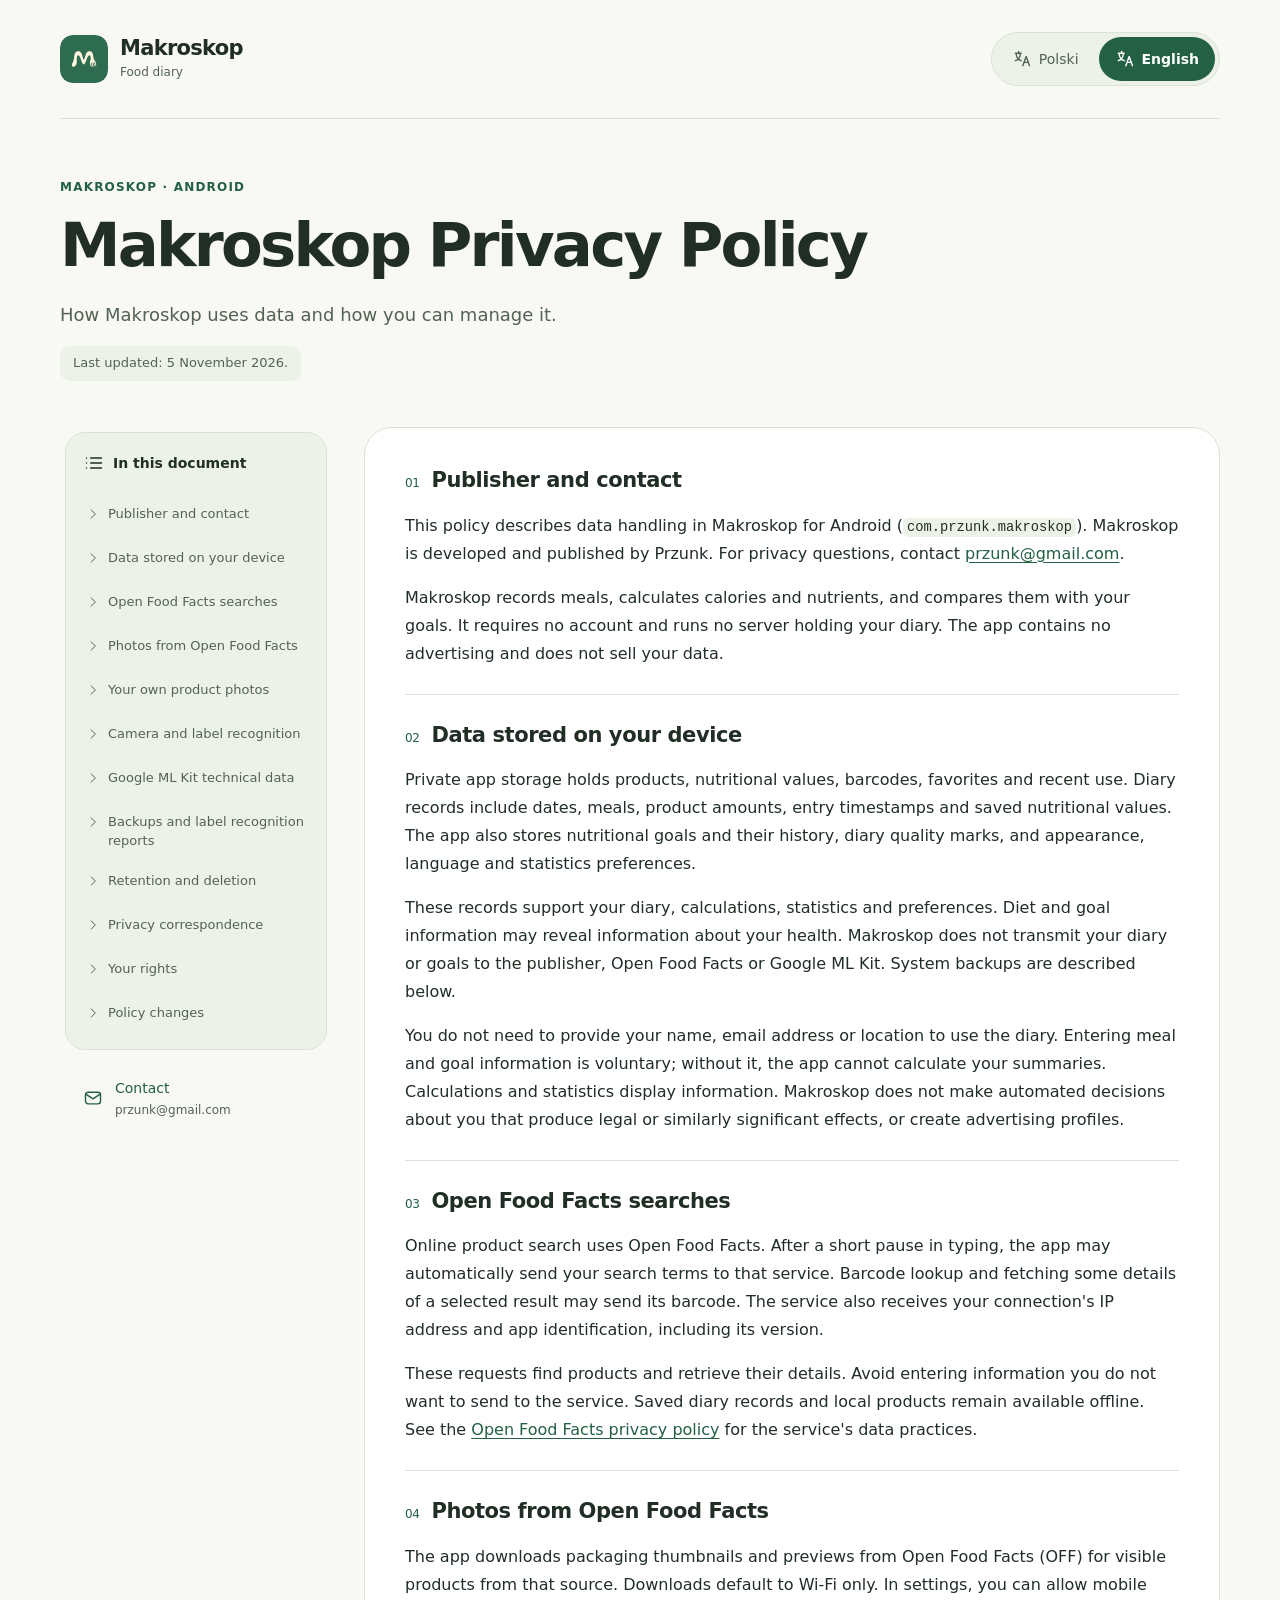
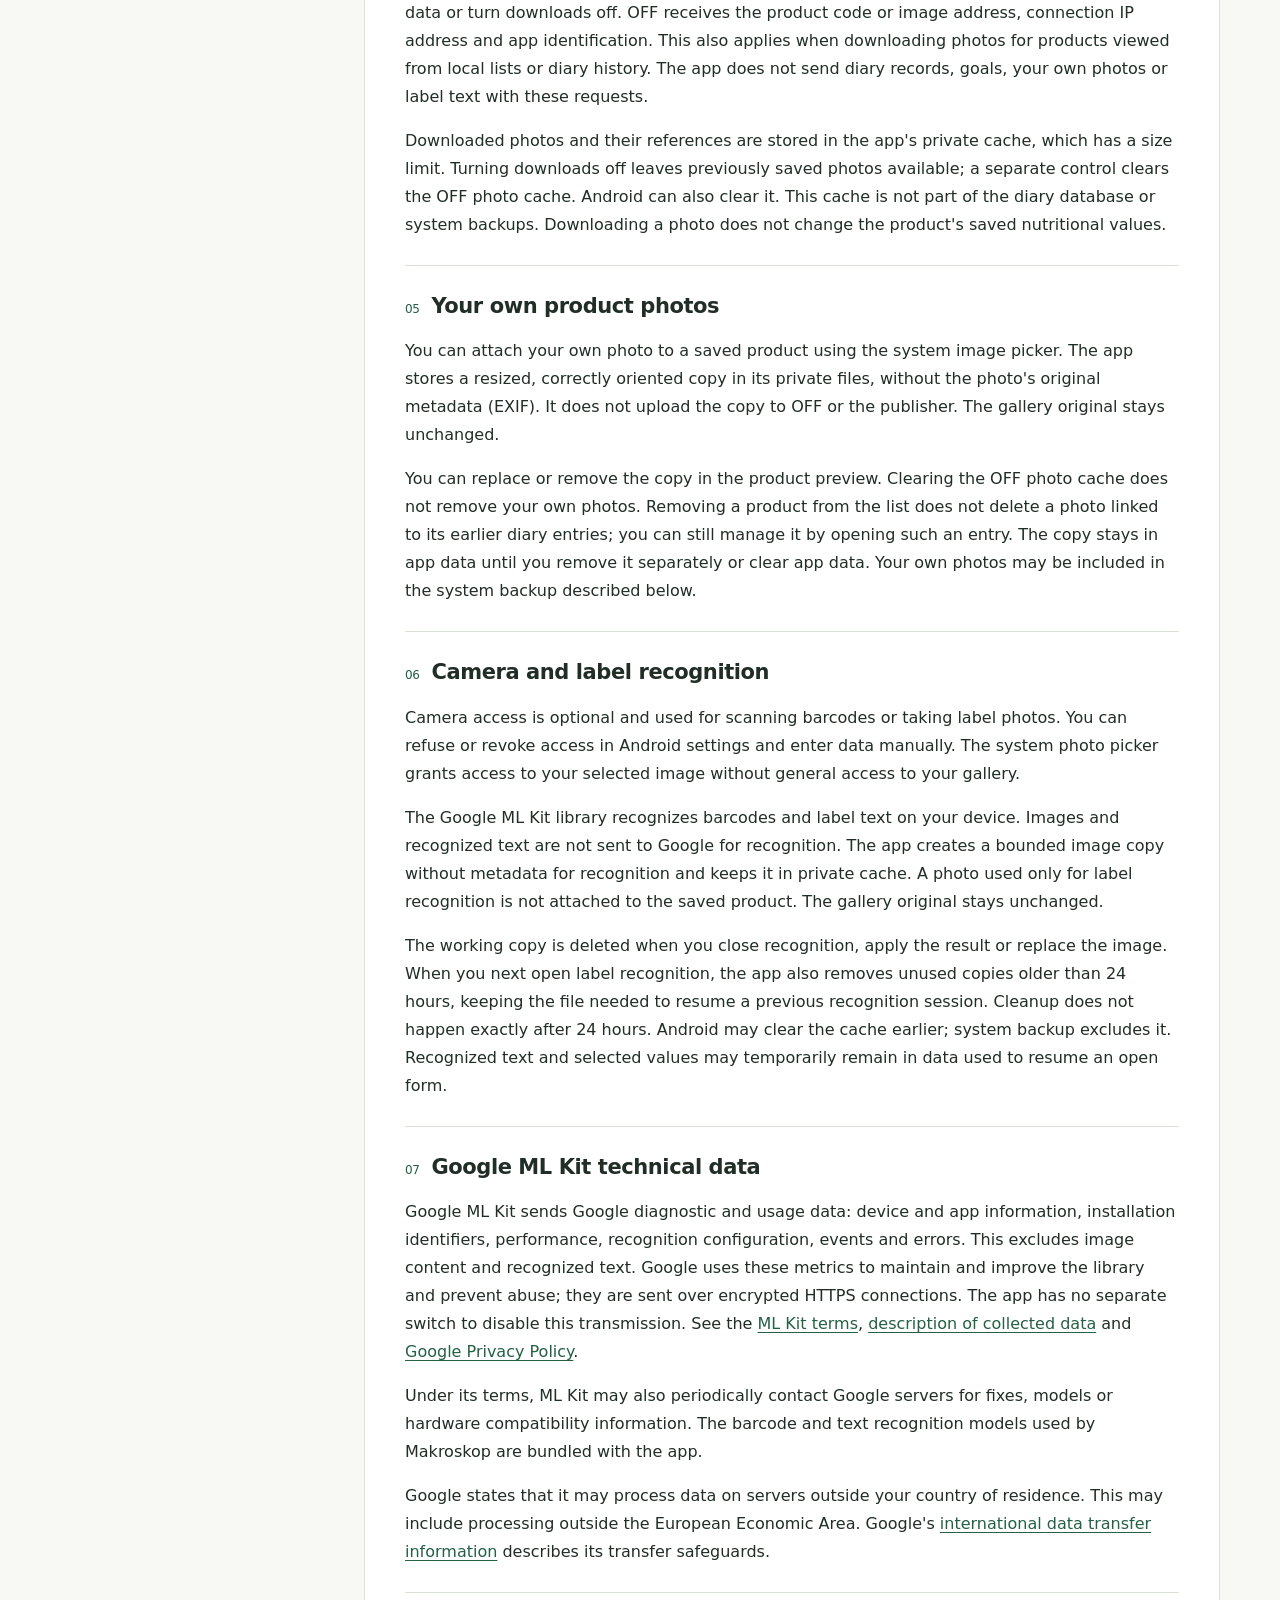
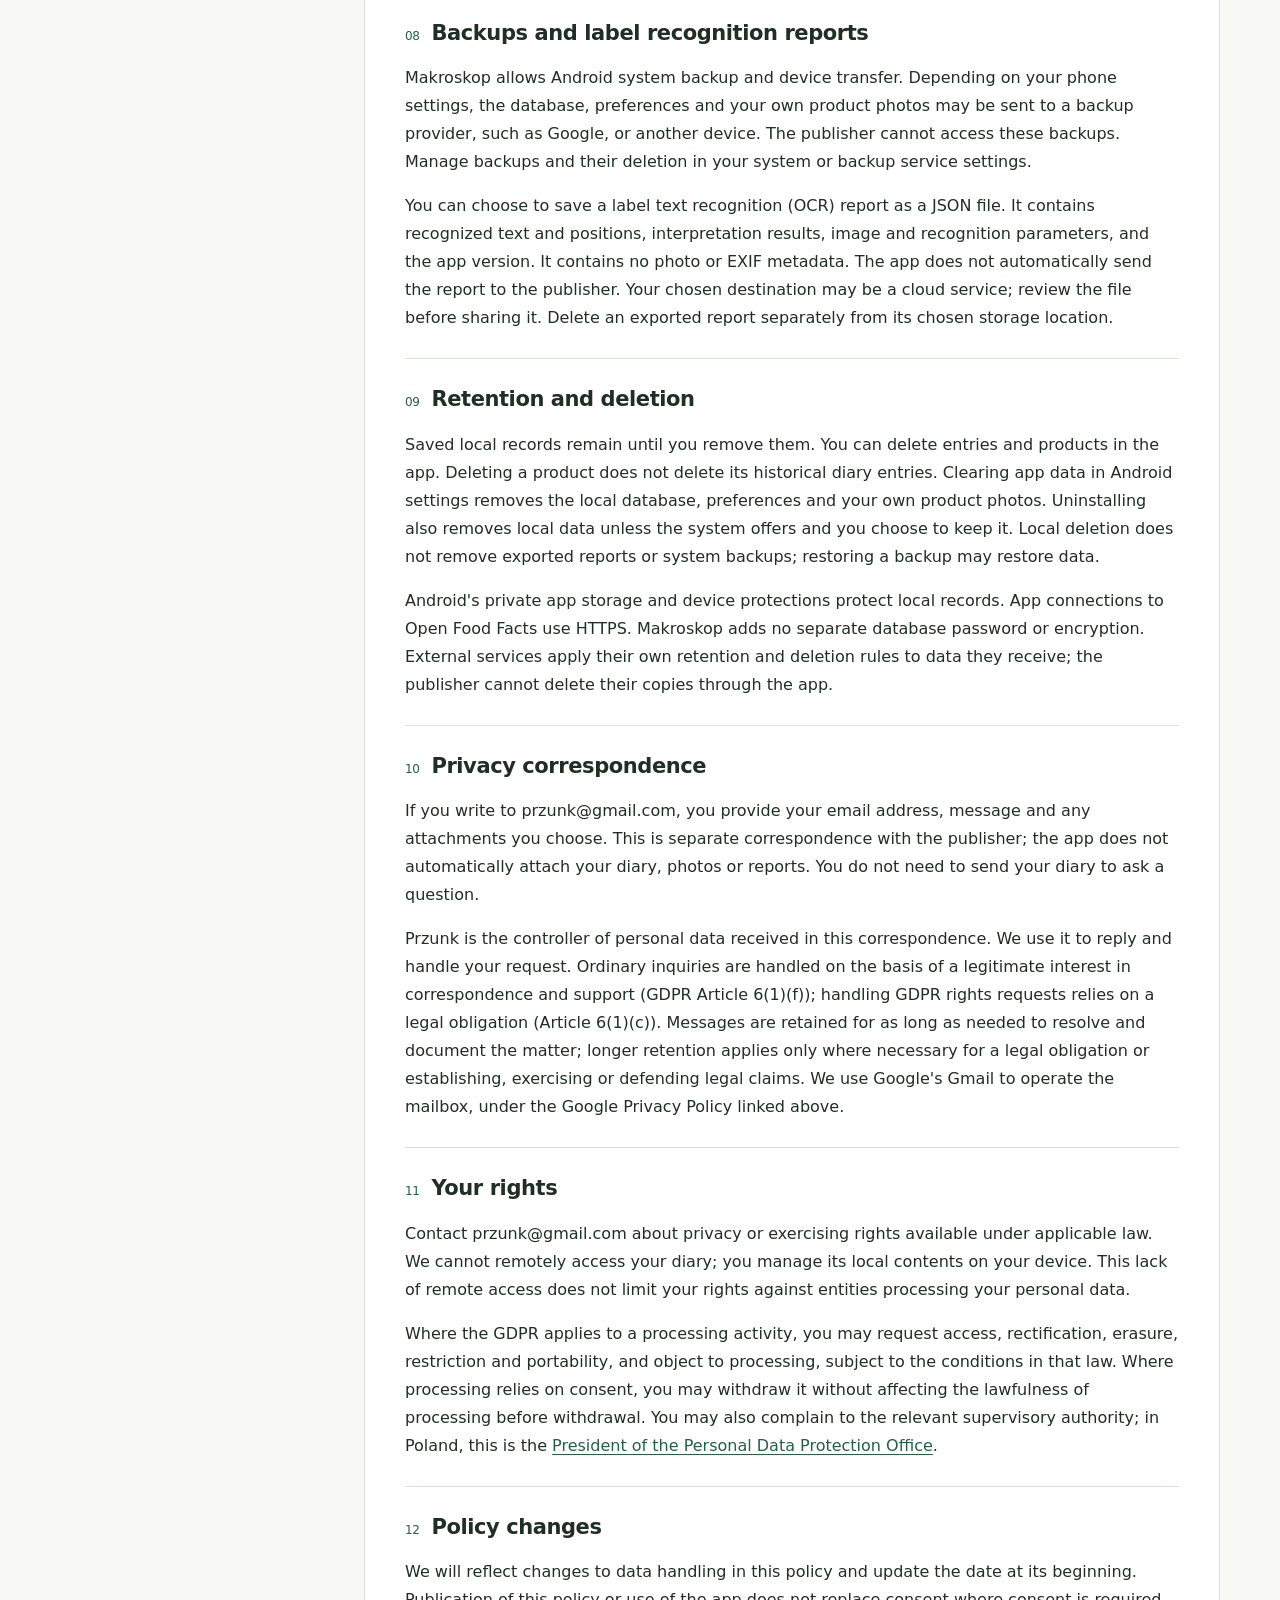
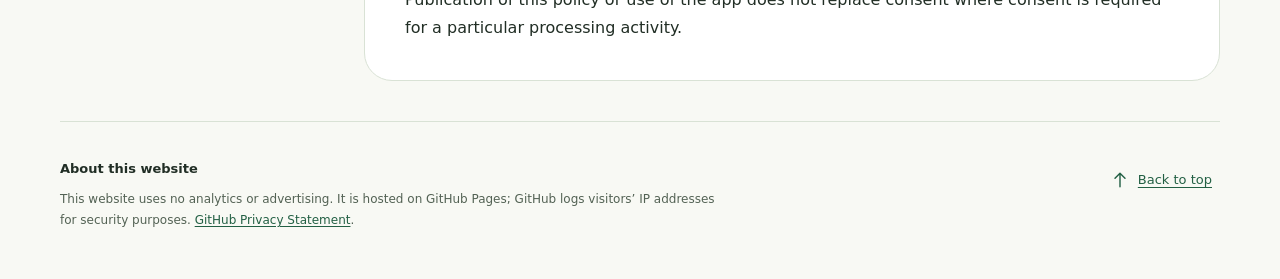
<file: privacy-policy/en/index.html>
<!doctype html>
<html lang="en">
<head>
  <meta charset="utf-8">
  <meta name="viewport" content="width=device-width, initial-scale=1">
  <meta name="color-scheme" content="light dark">
  <meta name="referrer" content="no-referrer">
  <meta http-equiv="Content-Security-Policy" content="default-src 'none'; style-src 'self'; img-src 'self'; base-uri 'none'; form-action 'none'">
  <title>Makroskop Privacy Policy</title>
  <meta name="description" content="How Makroskop uses data and how you can manage it.">
  <link rel="canonical" href="https://przunk.github.io/makroskop-pages/privacy-policy/en/">
  <link rel="alternate" hreflang="pl" href="https://przunk.github.io/makroskop-pages/privacy-policy/">
  <link rel="alternate" hreflang="en" href="https://przunk.github.io/makroskop-pages/privacy-policy/en/">
  <link rel="alternate" hreflang="x-default" href="https://przunk.github.io/makroskop-pages/privacy-policy/">
  <link rel="icon" type="image/svg+xml" href="../../assets/logo.svg">
  <link rel="stylesheet" href="../../assets/site.css">
</head>
<body id="top">
  <a class="skip-link" href="#policy"><svg class="icon" viewBox="0 0 24 24" fill="none" stroke="currentColor" stroke-width="1.7" stroke-linecap="round" stroke-linejoin="round" aria-hidden="true" focusable="false"><path d="M12 20V4m-6 6 6-6 6 6"/></svg> Skip to content</a>
  <header class="site-header shell">
    <div class="brand">
      <img src="../../assets/logo.svg" width="48" height="48" alt="">
      <div><span class="brand-name">Makroskop</span><span class="brand-caption">Food diary</span></div>
    </div>
    <nav class="language-switch" aria-label="Page language"><a href="../../privacy-policy/" lang="pl" hreflang="pl"><svg class="icon" viewBox="0 0 24 24" fill="none" stroke="currentColor" stroke-width="1.7" stroke-linecap="round" stroke-linejoin="round" aria-hidden="true" focusable="false"><path d="m4 5 7 0m-3-2v2m-3 0c0 5 3 8 6 9M10 5c0 5-3 8-6 9m9 6 4-11 4 11m-6.5-4h5"/></svg>Polski</a>
<a href="../../privacy-policy/en/" lang="en" hreflang="en" aria-current="page"><svg class="icon" viewBox="0 0 24 24" fill="none" stroke="currentColor" stroke-width="1.7" stroke-linecap="round" stroke-linejoin="round" aria-hidden="true" focusable="false"><path d="m4 5 7 0m-3-2v2m-3 0c0 5 3 8 6 9M10 5c0 5-3 8-6 9m9 6 4-11 4 11m-6.5-4h5"/></svg>English</a></nav>
  </header>
  <main class="shell" id="policy" tabindex="-1">
    <div class="hero">
      <p class="eyebrow">Makroskop · Android</p>
      <h1>Makroskop Privacy Policy</h1>
      <p class="intro">How Makroskop uses data and how you can manage it.</p>
      <p class="updated">Last updated: 5 November 2026.</p>
    </div>
    <div class="policy-layout">
      <aside class="sidebar">
        <nav class="contents contents-desktop" aria-label="In this document">
          <h2><svg class="icon" viewBox="0 0 24 24" fill="none" stroke="currentColor" stroke-width="1.7" stroke-linecap="round" stroke-linejoin="round" aria-hidden="true" focusable="false"><path d="M8 6h13M8 12h13M8 18h13M3 6h.01M3 12h.01M3 18h.01"/></svg> In this document</h2>
          <ol><li><a href="#section-1"><svg class="icon" viewBox="0 0 24 24" fill="none" stroke="currentColor" stroke-width="1.7" stroke-linecap="round" stroke-linejoin="round" aria-hidden="true" focusable="false"><path d="m9 5 7 7-7 7"/></svg>Publisher and contact</a></li>
<li><a href="#section-2"><svg class="icon" viewBox="0 0 24 24" fill="none" stroke="currentColor" stroke-width="1.7" stroke-linecap="round" stroke-linejoin="round" aria-hidden="true" focusable="false"><path d="m9 5 7 7-7 7"/></svg>Data stored on your device</a></li>
<li><a href="#section-3"><svg class="icon" viewBox="0 0 24 24" fill="none" stroke="currentColor" stroke-width="1.7" stroke-linecap="round" stroke-linejoin="round" aria-hidden="true" focusable="false"><path d="m9 5 7 7-7 7"/></svg>Open Food Facts searches</a></li>
<li><a href="#section-4"><svg class="icon" viewBox="0 0 24 24" fill="none" stroke="currentColor" stroke-width="1.7" stroke-linecap="round" stroke-linejoin="round" aria-hidden="true" focusable="false"><path d="m9 5 7 7-7 7"/></svg>Photos from Open Food Facts</a></li>
<li><a href="#section-5"><svg class="icon" viewBox="0 0 24 24" fill="none" stroke="currentColor" stroke-width="1.7" stroke-linecap="round" stroke-linejoin="round" aria-hidden="true" focusable="false"><path d="m9 5 7 7-7 7"/></svg>Your own product photos</a></li>
<li><a href="#section-6"><svg class="icon" viewBox="0 0 24 24" fill="none" stroke="currentColor" stroke-width="1.7" stroke-linecap="round" stroke-linejoin="round" aria-hidden="true" focusable="false"><path d="m9 5 7 7-7 7"/></svg>Camera and label recognition</a></li>
<li><a href="#section-7"><svg class="icon" viewBox="0 0 24 24" fill="none" stroke="currentColor" stroke-width="1.7" stroke-linecap="round" stroke-linejoin="round" aria-hidden="true" focusable="false"><path d="m9 5 7 7-7 7"/></svg>Google ML Kit technical data</a></li>
<li><a href="#section-8"><svg class="icon" viewBox="0 0 24 24" fill="none" stroke="currentColor" stroke-width="1.7" stroke-linecap="round" stroke-linejoin="round" aria-hidden="true" focusable="false"><path d="m9 5 7 7-7 7"/></svg>Backups and label recognition reports</a></li>
<li><a href="#section-9"><svg class="icon" viewBox="0 0 24 24" fill="none" stroke="currentColor" stroke-width="1.7" stroke-linecap="round" stroke-linejoin="round" aria-hidden="true" focusable="false"><path d="m9 5 7 7-7 7"/></svg>Retention and deletion</a></li>
<li><a href="#section-10"><svg class="icon" viewBox="0 0 24 24" fill="none" stroke="currentColor" stroke-width="1.7" stroke-linecap="round" stroke-linejoin="round" aria-hidden="true" focusable="false"><path d="m9 5 7 7-7 7"/></svg>Privacy correspondence</a></li>
<li><a href="#section-11"><svg class="icon" viewBox="0 0 24 24" fill="none" stroke="currentColor" stroke-width="1.7" stroke-linecap="round" stroke-linejoin="round" aria-hidden="true" focusable="false"><path d="m9 5 7 7-7 7"/></svg>Your rights</a></li>
<li><a href="#section-12"><svg class="icon" viewBox="0 0 24 24" fill="none" stroke="currentColor" stroke-width="1.7" stroke-linecap="round" stroke-linejoin="round" aria-hidden="true" focusable="false"><path d="m9 5 7 7-7 7"/></svg>Policy changes</a></li></ol>
        </nav>
        <details class="contents contents-mobile">
          <summary><svg class="icon" viewBox="0 0 24 24" fill="none" stroke="currentColor" stroke-width="1.7" stroke-linecap="round" stroke-linejoin="round" aria-hidden="true" focusable="false"><path d="M8 6h13M8 12h13M8 18h13M3 6h.01M3 12h.01M3 18h.01"/></svg> <span>In this document</span></summary>
          <nav aria-label="In this document"><ol><li><a href="#section-1"><svg class="icon" viewBox="0 0 24 24" fill="none" stroke="currentColor" stroke-width="1.7" stroke-linecap="round" stroke-linejoin="round" aria-hidden="true" focusable="false"><path d="m9 5 7 7-7 7"/></svg>Publisher and contact</a></li>
<li><a href="#section-2"><svg class="icon" viewBox="0 0 24 24" fill="none" stroke="currentColor" stroke-width="1.7" stroke-linecap="round" stroke-linejoin="round" aria-hidden="true" focusable="false"><path d="m9 5 7 7-7 7"/></svg>Data stored on your device</a></li>
<li><a href="#section-3"><svg class="icon" viewBox="0 0 24 24" fill="none" stroke="currentColor" stroke-width="1.7" stroke-linecap="round" stroke-linejoin="round" aria-hidden="true" focusable="false"><path d="m9 5 7 7-7 7"/></svg>Open Food Facts searches</a></li>
<li><a href="#section-4"><svg class="icon" viewBox="0 0 24 24" fill="none" stroke="currentColor" stroke-width="1.7" stroke-linecap="round" stroke-linejoin="round" aria-hidden="true" focusable="false"><path d="m9 5 7 7-7 7"/></svg>Photos from Open Food Facts</a></li>
<li><a href="#section-5"><svg class="icon" viewBox="0 0 24 24" fill="none" stroke="currentColor" stroke-width="1.7" stroke-linecap="round" stroke-linejoin="round" aria-hidden="true" focusable="false"><path d="m9 5 7 7-7 7"/></svg>Your own product photos</a></li>
<li><a href="#section-6"><svg class="icon" viewBox="0 0 24 24" fill="none" stroke="currentColor" stroke-width="1.7" stroke-linecap="round" stroke-linejoin="round" aria-hidden="true" focusable="false"><path d="m9 5 7 7-7 7"/></svg>Camera and label recognition</a></li>
<li><a href="#section-7"><svg class="icon" viewBox="0 0 24 24" fill="none" stroke="currentColor" stroke-width="1.7" stroke-linecap="round" stroke-linejoin="round" aria-hidden="true" focusable="false"><path d="m9 5 7 7-7 7"/></svg>Google ML Kit technical data</a></li>
<li><a href="#section-8"><svg class="icon" viewBox="0 0 24 24" fill="none" stroke="currentColor" stroke-width="1.7" stroke-linecap="round" stroke-linejoin="round" aria-hidden="true" focusable="false"><path d="m9 5 7 7-7 7"/></svg>Backups and label recognition reports</a></li>
<li><a href="#section-9"><svg class="icon" viewBox="0 0 24 24" fill="none" stroke="currentColor" stroke-width="1.7" stroke-linecap="round" stroke-linejoin="round" aria-hidden="true" focusable="false"><path d="m9 5 7 7-7 7"/></svg>Retention and deletion</a></li>
<li><a href="#section-10"><svg class="icon" viewBox="0 0 24 24" fill="none" stroke="currentColor" stroke-width="1.7" stroke-linecap="round" stroke-linejoin="round" aria-hidden="true" focusable="false"><path d="m9 5 7 7-7 7"/></svg>Privacy correspondence</a></li>
<li><a href="#section-11"><svg class="icon" viewBox="0 0 24 24" fill="none" stroke="currentColor" stroke-width="1.7" stroke-linecap="round" stroke-linejoin="round" aria-hidden="true" focusable="false"><path d="m9 5 7 7-7 7"/></svg>Your rights</a></li>
<li><a href="#section-12"><svg class="icon" viewBox="0 0 24 24" fill="none" stroke="currentColor" stroke-width="1.7" stroke-linecap="round" stroke-linejoin="round" aria-hidden="true" focusable="false"><path d="m9 5 7 7-7 7"/></svg>Policy changes</a></li></ol></nav>
        </details>
        <a class="contact-link" href="mailto:przunk@gmail.com"><svg class="icon" viewBox="0 0 24 24" fill="none" stroke="currentColor" stroke-width="1.7" stroke-linecap="round" stroke-linejoin="round" aria-hidden="true" focusable="false"><rect x="3" y="5" width="18" height="14" rx="3"/><path d="m3 7 9 6 9-6"/></svg> <span>Contact<span class="contact-address">przunk@gmail.com</span></span></a>
      </aside>
      <article class="policy-body" aria-label="Makroskop Privacy Policy">
        <section aria-labelledby="section-1"><h2 id="section-1"><span class="section-number" aria-hidden="true">01</span>Publisher and contact</h2><p>This policy describes data handling in Makroskop for Android (<code>com.przunk.makroskop</code>). Makroskop is developed and published by Przunk. For privacy questions, contact <a href="mailto:przunk@gmail.com">przunk@gmail.com</a>.</p><p>Makroskop records meals, calculates calories and nutrients, and compares them with your goals. It requires no account and runs no server holding your diary. The app contains no advertising and does not sell your data.</p></section>
<section aria-labelledby="section-2"><h2 id="section-2"><span class="section-number" aria-hidden="true">02</span>Data stored on your device</h2><p>Private app storage holds products, nutritional values, barcodes, favorites and recent use. Diary records include dates, meals, product amounts, entry timestamps and saved nutritional values. The app also stores nutritional goals and their history, diary quality marks, and appearance, language and statistics preferences.</p><p>These records support your diary, calculations, statistics and preferences. Diet and goal information may reveal information about your health. Makroskop does not transmit your diary or goals to the publisher, Open Food Facts or Google ML Kit. System backups are described below.</p><p>You do not need to provide your name, email address or location to use the diary. Entering meal and goal information is voluntary; without it, the app cannot calculate your summaries. Calculations and statistics display information. Makroskop does not make automated decisions about you that produce legal or similarly significant effects, or create advertising profiles.</p></section>
<section aria-labelledby="section-3"><h2 id="section-3"><span class="section-number" aria-hidden="true">03</span>Open Food Facts searches</h2><p>Online product search uses Open Food Facts. After a short pause in typing, the app may automatically send your search terms to that service. Barcode lookup and fetching some details of a selected result may send its barcode. The service also receives your connection&#x27;s IP address and app identification, including its version.</p><p>These requests find products and retrieve their details. Avoid entering information you do not want to send to the service. Saved diary records and local products remain available offline. See the <a href="https://world.openfoodfacts.org/privacy">Open Food Facts privacy policy</a> for the service&#x27;s data practices.</p></section>
<section aria-labelledby="section-4"><h2 id="section-4"><span class="section-number" aria-hidden="true">04</span>Photos from Open Food Facts</h2><p>The app downloads packaging thumbnails and previews from Open Food Facts (OFF) for visible products from that source. Downloads default to Wi-Fi only. In settings, you can allow mobile data or turn downloads off. OFF receives the product code or image address, connection IP address and app identification. This also applies when downloading photos for products viewed from local lists or diary history. The app does not send diary records, goals, your own photos or label text with these requests.</p><p>Downloaded photos and their references are stored in the app&#x27;s private cache, which has a size limit. Turning downloads off leaves previously saved photos available; a separate control clears the OFF photo cache. Android can also clear it. This cache is not part of the diary database or system backups. Downloading a photo does not change the product&#x27;s saved nutritional values.</p></section>
<section aria-labelledby="section-5"><h2 id="section-5"><span class="section-number" aria-hidden="true">05</span>Your own product photos</h2><p>You can attach your own photo to a saved product using the system image picker. The app stores a resized, correctly oriented copy in its private files, without the photo&#x27;s original metadata (EXIF). It does not upload the copy to OFF or the publisher. The gallery original stays unchanged.</p><p>You can replace or remove the copy in the product preview. Clearing the OFF photo cache does not remove your own photos. Removing a product from the list does not delete a photo linked to its earlier diary entries; you can still manage it by opening such an entry. The copy stays in app data until you remove it separately or clear app data. Your own photos may be included in the system backup described below.</p></section>
<section aria-labelledby="section-6"><h2 id="section-6"><span class="section-number" aria-hidden="true">06</span>Camera and label recognition</h2><p>Camera access is optional and used for scanning barcodes or taking label photos. You can refuse or revoke access in Android settings and enter data manually. The system photo picker grants access to your selected image without general access to your gallery.</p><p>The Google ML Kit library recognizes barcodes and label text on your device. Images and recognized text are not sent to Google for recognition. The app creates a bounded image copy without metadata for recognition and keeps it in private cache. A photo used only for label recognition is not attached to the saved product. The gallery original stays unchanged.</p><p>The working copy is deleted when you close recognition, apply the result or replace the image. When you next open label recognition, the app also removes unused copies older than 24 hours, keeping the file needed to resume a previous recognition session. Cleanup does not happen exactly after 24 hours. Android may clear the cache earlier; system backup excludes it. Recognized text and selected values may temporarily remain in data used to resume an open form.</p></section>
<section aria-labelledby="section-7"><h2 id="section-7"><span class="section-number" aria-hidden="true">07</span>Google ML Kit technical data</h2><p>Google ML Kit sends Google diagnostic and usage data: device and app information, installation identifiers, performance, recognition configuration, events and errors. This excludes image content and recognized text. Google uses these metrics to maintain and improve the library and prevent abuse; they are sent over encrypted HTTPS connections. The app has no separate switch to disable this transmission. See the <a href="https://developers.google.com/ml-kit/terms">ML Kit terms</a>, <a href="https://developers.google.com/ml-kit/android-data-disclosure">description of collected data</a> and <a href="https://policies.google.com/privacy">Google Privacy Policy</a>.</p><p>Under its terms, ML Kit may also periodically contact Google servers for fixes, models or hardware compatibility information. The barcode and text recognition models used by Makroskop are bundled with the app.</p><p>Google states that it may process data on servers outside your country of residence. This may include processing outside the European Economic Area. Google&#x27;s <a href="https://policies.google.com/privacy/frameworks">international data transfer information</a> describes its transfer safeguards.</p></section>
<section aria-labelledby="section-8"><h2 id="section-8"><span class="section-number" aria-hidden="true">08</span>Backups and label recognition reports</h2><p>Makroskop allows Android system backup and device transfer. Depending on your phone settings, the database, preferences and your own product photos may be sent to a backup provider, such as Google, or another device. The publisher cannot access these backups. Manage backups and their deletion in your system or backup service settings.</p><p>You can choose to save a label text recognition (OCR) report as a JSON file. It contains recognized text and positions, interpretation results, image and recognition parameters, and the app version. It contains no photo or EXIF metadata. The app does not automatically send the report to the publisher. Your chosen destination may be a cloud service; review the file before sharing it. Delete an exported report separately from its chosen storage location.</p></section>
<section aria-labelledby="section-9"><h2 id="section-9"><span class="section-number" aria-hidden="true">09</span>Retention and deletion</h2><p>Saved local records remain until you remove them. You can delete entries and products in the app. Deleting a product does not delete its historical diary entries. Clearing app data in Android settings removes the local database, preferences and your own product photos. Uninstalling also removes local data unless the system offers and you choose to keep it. Local deletion does not remove exported reports or system backups; restoring a backup may restore data.</p><p>Android&#x27;s private app storage and device protections protect local records. App connections to Open Food Facts use HTTPS. Makroskop adds no separate database password or encryption. External services apply their own retention and deletion rules to data they receive; the publisher cannot delete their copies through the app.</p></section>
<section aria-labelledby="section-10"><h2 id="section-10"><span class="section-number" aria-hidden="true">10</span>Privacy correspondence</h2><p>If you write to przunk@gmail.com, you provide your email address, message and any attachments you choose. This is separate correspondence with the publisher; the app does not automatically attach your diary, photos or reports. You do not need to send your diary to ask a question.</p><p>Przunk is the controller of personal data received in this correspondence. We use it to reply and handle your request. Ordinary inquiries are handled on the basis of a legitimate interest in correspondence and support (GDPR Article 6(1)(f)); handling GDPR rights requests relies on a legal obligation (Article 6(1)(c)). Messages are retained for as long as needed to resolve and document the matter; longer retention applies only where necessary for a legal obligation or establishing, exercising or defending legal claims. We use Google&#x27;s Gmail to operate the mailbox, under the Google Privacy Policy linked above.</p></section>
<section aria-labelledby="section-11"><h2 id="section-11"><span class="section-number" aria-hidden="true">11</span>Your rights</h2><p>Contact przunk@gmail.com about privacy or exercising rights available under applicable law. We cannot remotely access your diary; you manage its local contents on your device. This lack of remote access does not limit your rights against entities processing your personal data.</p><p>Where the GDPR applies to a processing activity, you may request access, rectification, erasure, restriction and portability, and object to processing, subject to the conditions in that law. Where processing relies on consent, you may withdraw it without affecting the lawfulness of processing before withdrawal. You may also complain to the relevant supervisory authority; in Poland, this is the <a href="https://uodo.gov.pl/">President of the Personal Data Protection Office</a>.</p></section>
<section aria-labelledby="section-12"><h2 id="section-12"><span class="section-number" aria-hidden="true">12</span>Policy changes</h2><p>We will reflect changes to data handling in this policy and update the date at its beginning. Publication of this policy or use of the app does not replace consent where consent is required for a particular processing activity.</p></section>
      </article>
    </div>
  </main>
  <footer class="site-footer shell">
    <div class="hosting-note">
      <h2>About this website</h2>
      <p>This website uses no analytics or advertising. It is hosted on GitHub Pages; GitHub logs visitors’ IP addresses for security purposes. <a href="https://docs.github.com/en/site-policy/privacy-policies/github-general-privacy-statement">GitHub Privacy Statement</a>.</p>
    </div>
    <a class="back-link" href="#top"><svg class="icon" viewBox="0 0 24 24" fill="none" stroke="currentColor" stroke-width="1.7" stroke-linecap="round" stroke-linejoin="round" aria-hidden="true" focusable="false"><path d="M12 20V4m-6 6 6-6 6 6"/></svg> Back to top</a>
  </footer>
</body>
</html>
</file>
<file: assets/site.css>
:root {
  color-scheme: light dark;
  --background: #f8f9f4;
  --surface: #ffffff;
  --surface-soft: #edf2e9;
  --text: #212e25;
  --muted: #536254;
  --accent: #236044;
  --line: #d9e2d5;
  --focus: #97600a;
  font-family: system-ui, -apple-system, BlinkMacSystemFont, "Segoe UI", sans-serif;
  font-size: 16px;
  line-height: 1.75;
  scroll-behavior: smooth;
  scroll-padding-top: 2rem;
}
* { box-sizing: border-box; }
body { margin: 0; background: var(--background); color: var(--text); }
a { color: var(--accent); text-underline-offset: .2em; text-decoration-thickness: 1px; }
a:hover { text-decoration-thickness: 2px; }
a:focus-visible, summary:focus-visible { outline: 3px solid var(--focus); outline-offset: 4px; border-radius: 4px; }
.shell { width: min(1160px, calc(100% - 64px)); margin-inline: auto; }
.icon { flex: 0 0 auto; width: 20px; height: 20px; }
.skip-link { position: absolute; top: 12px; left: 12px; padding: 12px 18px; display: flex; gap: 8px; align-items: center; z-index: 2; background: var(--surface); transform: translateY(-200%); }
.skip-link:focus { transform: none; }
.site-header { display: flex; gap: 24px; justify-content: space-between; align-items: center; padding-block: 32px; border-bottom: 1px solid var(--line); }
.brand { display: flex; align-items: center; gap: 12px; }
.brand img { border-radius: 13px; }
.brand-name { display: block; font-size: 21px; font-weight: 750; letter-spacing: -.7px; line-height: 1.3; }
.brand-caption { display: block; font-size: 12px; color: var(--muted); }
.language-switch { display: flex; flex-wrap: wrap; padding: 4px; border: 1px solid var(--line); border-radius: 999px; background: var(--surface-soft); gap: 4px; }
.language-switch a { display: inline-flex; align-items: center; gap: 7px; min-height: 44px; padding: 7px 16px; border-radius: 999px; color: var(--muted); text-decoration: none; font-size: 14px; }
.language-switch a[aria-current] { background: var(--accent); color: var(--surface); font-weight: 650; }
.language-switch a:hover { text-decoration: underline; }
.hero { padding-block: 58px 46px; max-width: 850px; }
.eyebrow { margin: 0 0 14px; color: var(--accent); font-weight: 650; letter-spacing: .1em; text-transform: uppercase; font-size: 12px; }
h1 { margin: 0; font-size: clamp(2.1rem, 5vw, 3.8rem); line-height: 1.1; font-weight: 650; letter-spacing: -.045em; text-wrap: balance; overflow-wrap: anywhere; hyphens: auto; }
.intro { margin: 20px 0 16px; font-size: 18px; color: var(--muted); }
.updated { display: inline-block; background: var(--surface-soft); color: var(--muted); margin: 0; padding: 6px 13px; border-radius: 10px; font-size: 13px; }
.policy-layout { display: grid; grid-template-columns: 272px minmax(0, 1fr); gap: 32px; align-items: start; }
.sidebar { position: sticky; top: 24px; max-height: calc(100dvh - 48px); overflow-y: auto; scrollbar-width: thin; padding: 5px; }
.contents { background: var(--surface-soft); border: 1px solid var(--line); border-radius: 20px; }
.contents-mobile { display: none; }
.contents h2 { margin: 0; padding: 18px; display: flex; gap: 9px; align-items: center; font-size: 14px; font-weight: 650; }
.contents summary { padding: 18px; display: flex; gap: 9px; align-items: center; cursor: pointer; font-size: 14px; font-weight: 650; list-style: none; }
.contents summary::-webkit-details-marker { display: none; }
.contents summary::after { content: "+"; margin-left: auto; font-size: 20px; line-height: 1; }
.contents[open] summary::after { content: "−"; }
.contents ol { margin: 0; padding: 0 10px 12px; list-style: none; }
.contents a { display: flex; align-items: flex-start; gap: 8px; padding: 10px; min-height: 44px; font-size: 13px; line-height: 1.5; color: var(--muted); text-decoration: none; border-radius: 10px; }
.contents a .icon { width: 14px; height: 14px; margin-top: 3px; }
.contents a:hover { background: var(--surface); color: var(--accent); text-decoration: underline; }
.contact-link { display: flex; align-items: center; gap: 12px; margin: 14px 6px; padding: 12px; font-size: 14px; text-decoration: none; }
.contact-link:hover { text-decoration: underline; }
.contact-address { display: block; color: var(--muted); font-size: 12px; }
.policy-body { padding: 12px 40px; border: 1px solid var(--line); border-radius: 28px; background: var(--surface); overflow-wrap: anywhere; }
.policy-body section { padding-block: 26px; }
.policy-body section + section { border-top: 1px solid var(--line); }
.policy-body h2 { display: flex; align-items: baseline; gap: 12px; margin: 0 0 16px; font-size: 21px; letter-spacing: -.02em; line-height: 1.4; scroll-margin-top: 20px; }
.section-number { flex: 0 0 auto; font-size: 12px; color: var(--accent); font-variant-numeric: tabular-nums; font-weight: 500; }
.policy-body p { margin: 0 0 16px; }
.policy-body p:last-child { margin-bottom: 0; }
code { font-family: ui-monospace, "Cascadia Code", monospace; font-size: .86em; border-radius: 5px; background: var(--surface-soft); padding: 2px 4px; }
.site-footer { display: flex; justify-content: space-between; align-items: flex-start; gap: 36px; padding-block: 36px 48px; margin-top: 40px; border-top: 1px solid var(--line); }
.hosting-note { max-width: 660px; }
.hosting-note h2 { font-size: 13px; margin: 0 0 8px; font-weight: 650; }
.hosting-note p { margin: 0; color: var(--muted); font-size: 12px; }
.back-link { display: inline-flex; gap: 8px; align-items: center; min-height: 44px; padding: 8px; white-space: nowrap; font-size: 13px; }
@media (prefers-color-scheme: dark) {
  :root {
    --background: #101914;
    --surface: #19241d;
    --surface-soft: #223328;
    --text: #e4ece2;
    --muted: #b3c2b0;
    --accent: #a0d6ae;
    --line: #35493a;
    --focus: #efc36d;
  }
}
@media (max-width: 800px) {
  .shell { width: calc(100% - 32px); }
  .site-header { padding-block: 20px; gap: 16px; flex-wrap: wrap; }
  .hero { padding-block: 36px 28px; }
  .policy-layout { grid-template-columns: minmax(0, 1fr); gap: 18px; }
  .sidebar { position: static; max-height: none; overflow: visible; padding: 0; }
  .contents-desktop { display: none; }
  .contents-mobile { display: block; }
  .contents ol { display: grid; grid-template-columns: repeat(2, minmax(0, 1fr)); }
  .contact-link { margin-block: 6px 0; }
  .policy-body { padding: 6px 24px; border-radius: 22px; }
  .policy-body h2 { font-size: 20px; }
  .site-footer { flex-direction: column; gap: 16px; margin-top: 28px; }
}
@media (max-width: 440px) {
  .brand-name { font-size: 20px; }
  .language-switch a { padding-inline: 12px; }
  .language-switch .icon { width: 16px; height: 16px; }
  .contents ol { grid-template-columns: minmax(0, 1fr); }
  .policy-body { padding-inline: 18px; }
  .intro { font-size: 16px; }
}
@media (prefers-reduced-motion: reduce) { :root { scroll-behavior: auto; } }
@media (forced-colors: active) {
  .language-switch a[aria-current] { outline: 2px solid LinkText; outline-offset: -3px; }
  .policy-body, .contents { border-color: CanvasText; }
}
@media print {
  :root { color-scheme: light; --text: #000; --background: #fff; --surface: #fff; --surface-soft: #edf2e9; --muted: #333; --accent: #000; --line: #d9e2d5; --focus: #97600a; }
  .shell { width: 100%; }
  .language-switch, .sidebar, .back-link, .skip-link { display: none; }
  .site-header { padding-block: 10px; }
  .hero { padding-block: 20px; }
  h1 { font-size: 28px; }
  .policy-layout { display: block; }
  .policy-body { border: 0; padding: 0; }
  .policy-body h2 { break-after: avoid; }
  .policy-body p { orphans: 3; widows: 3; }
  .site-footer { margin-top: 20px; padding-block: 20px; }
}
</file>
